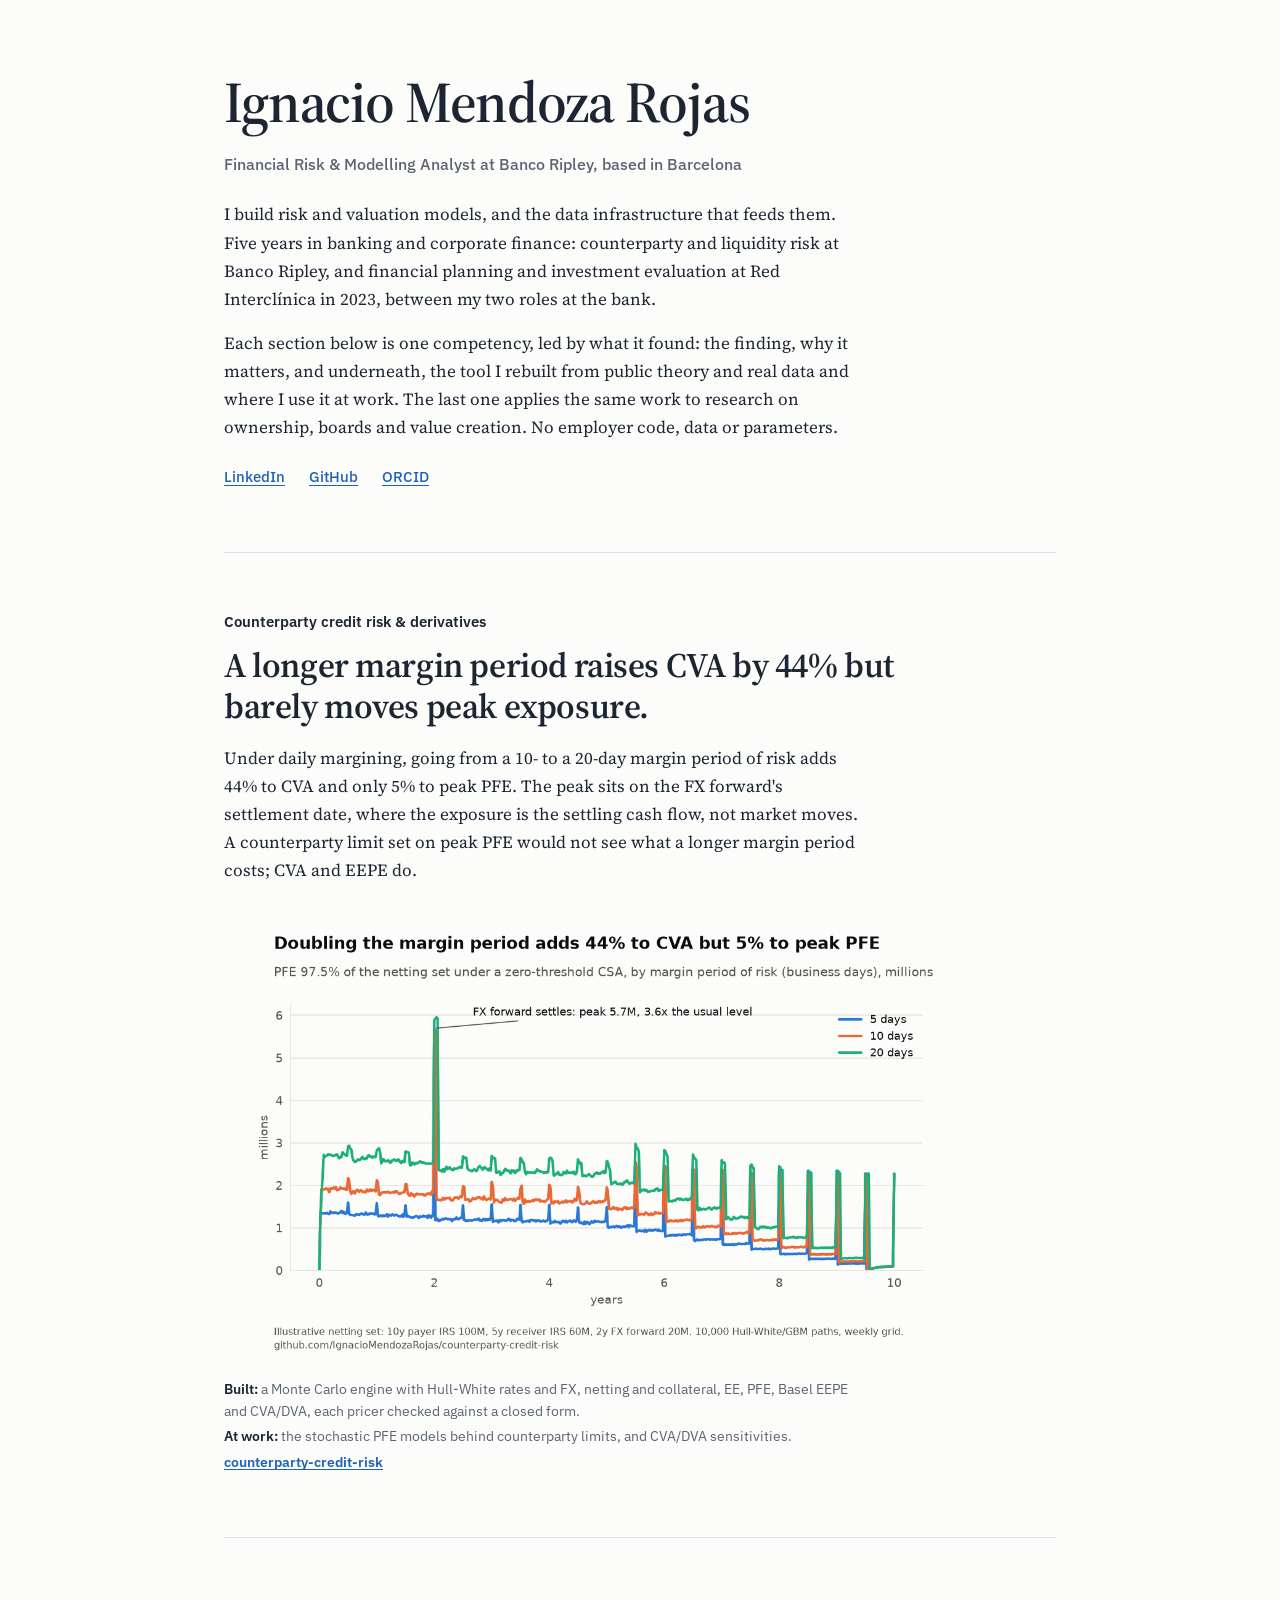
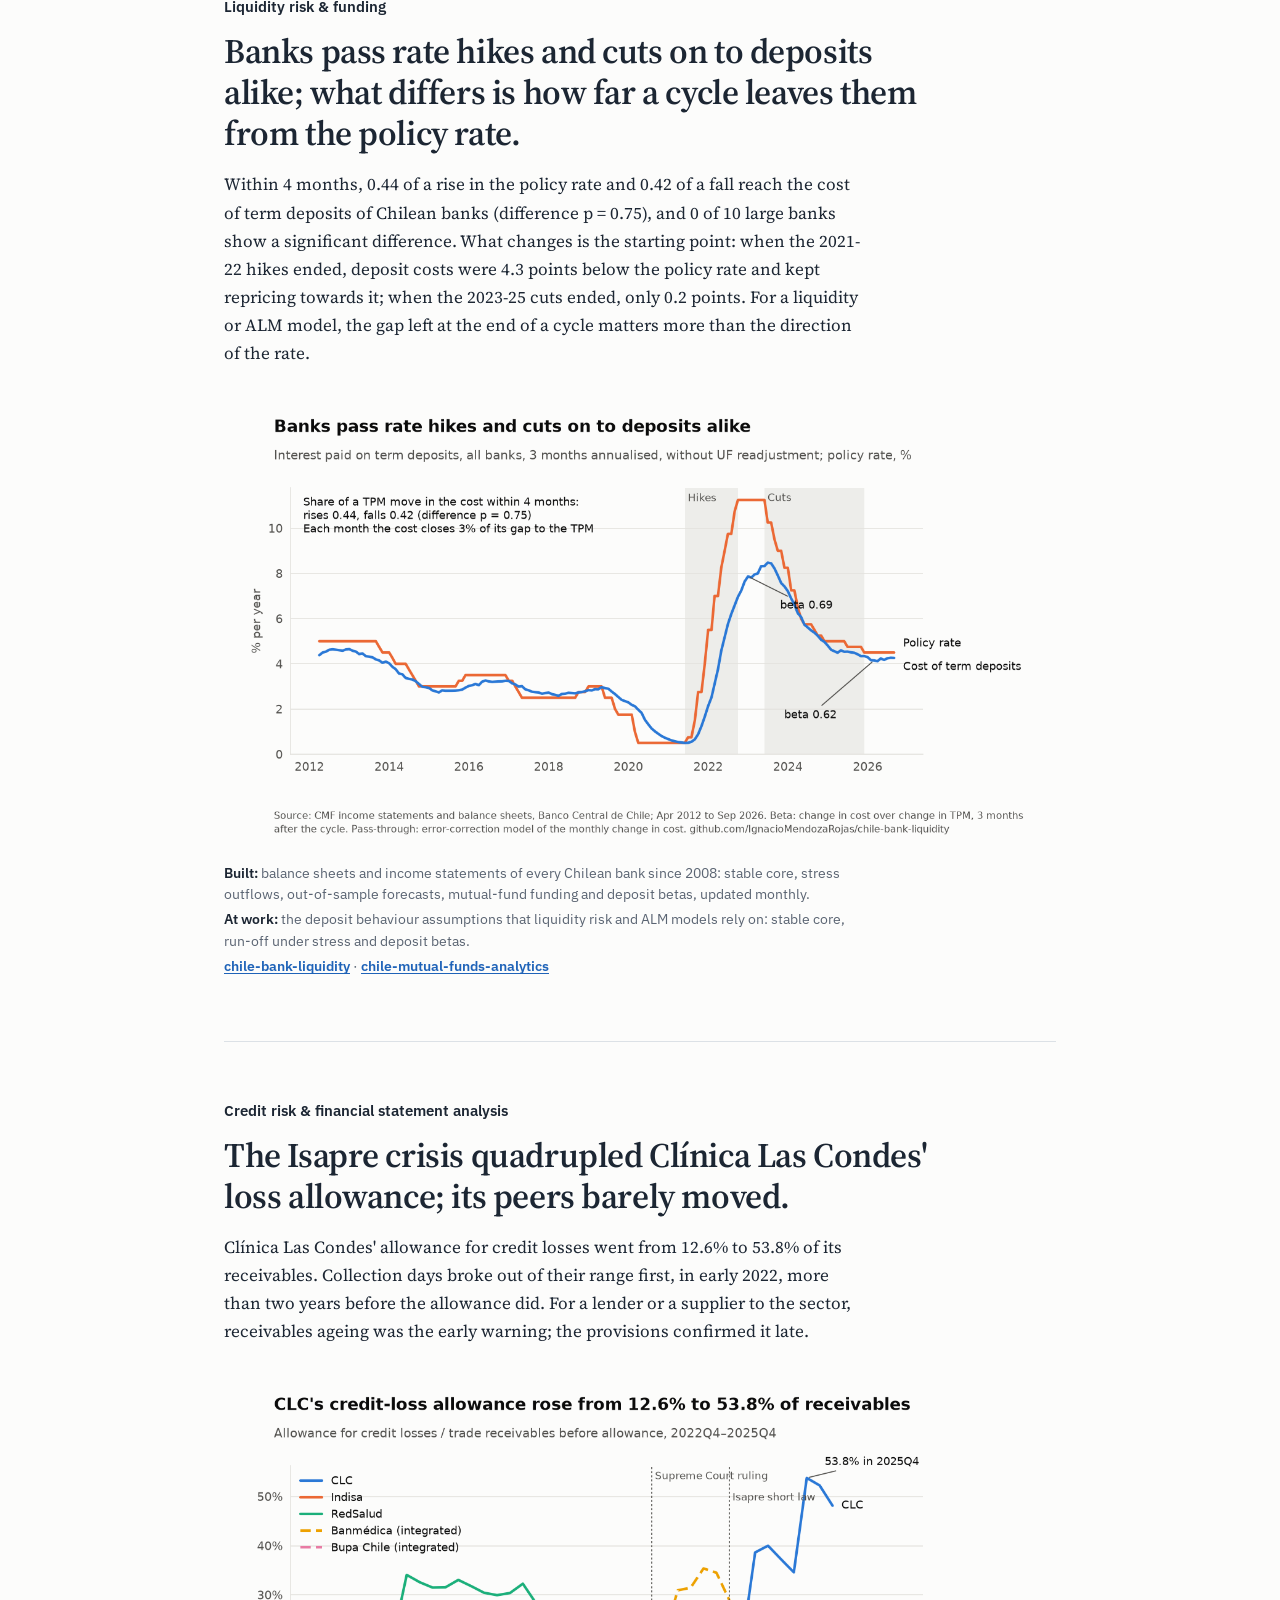
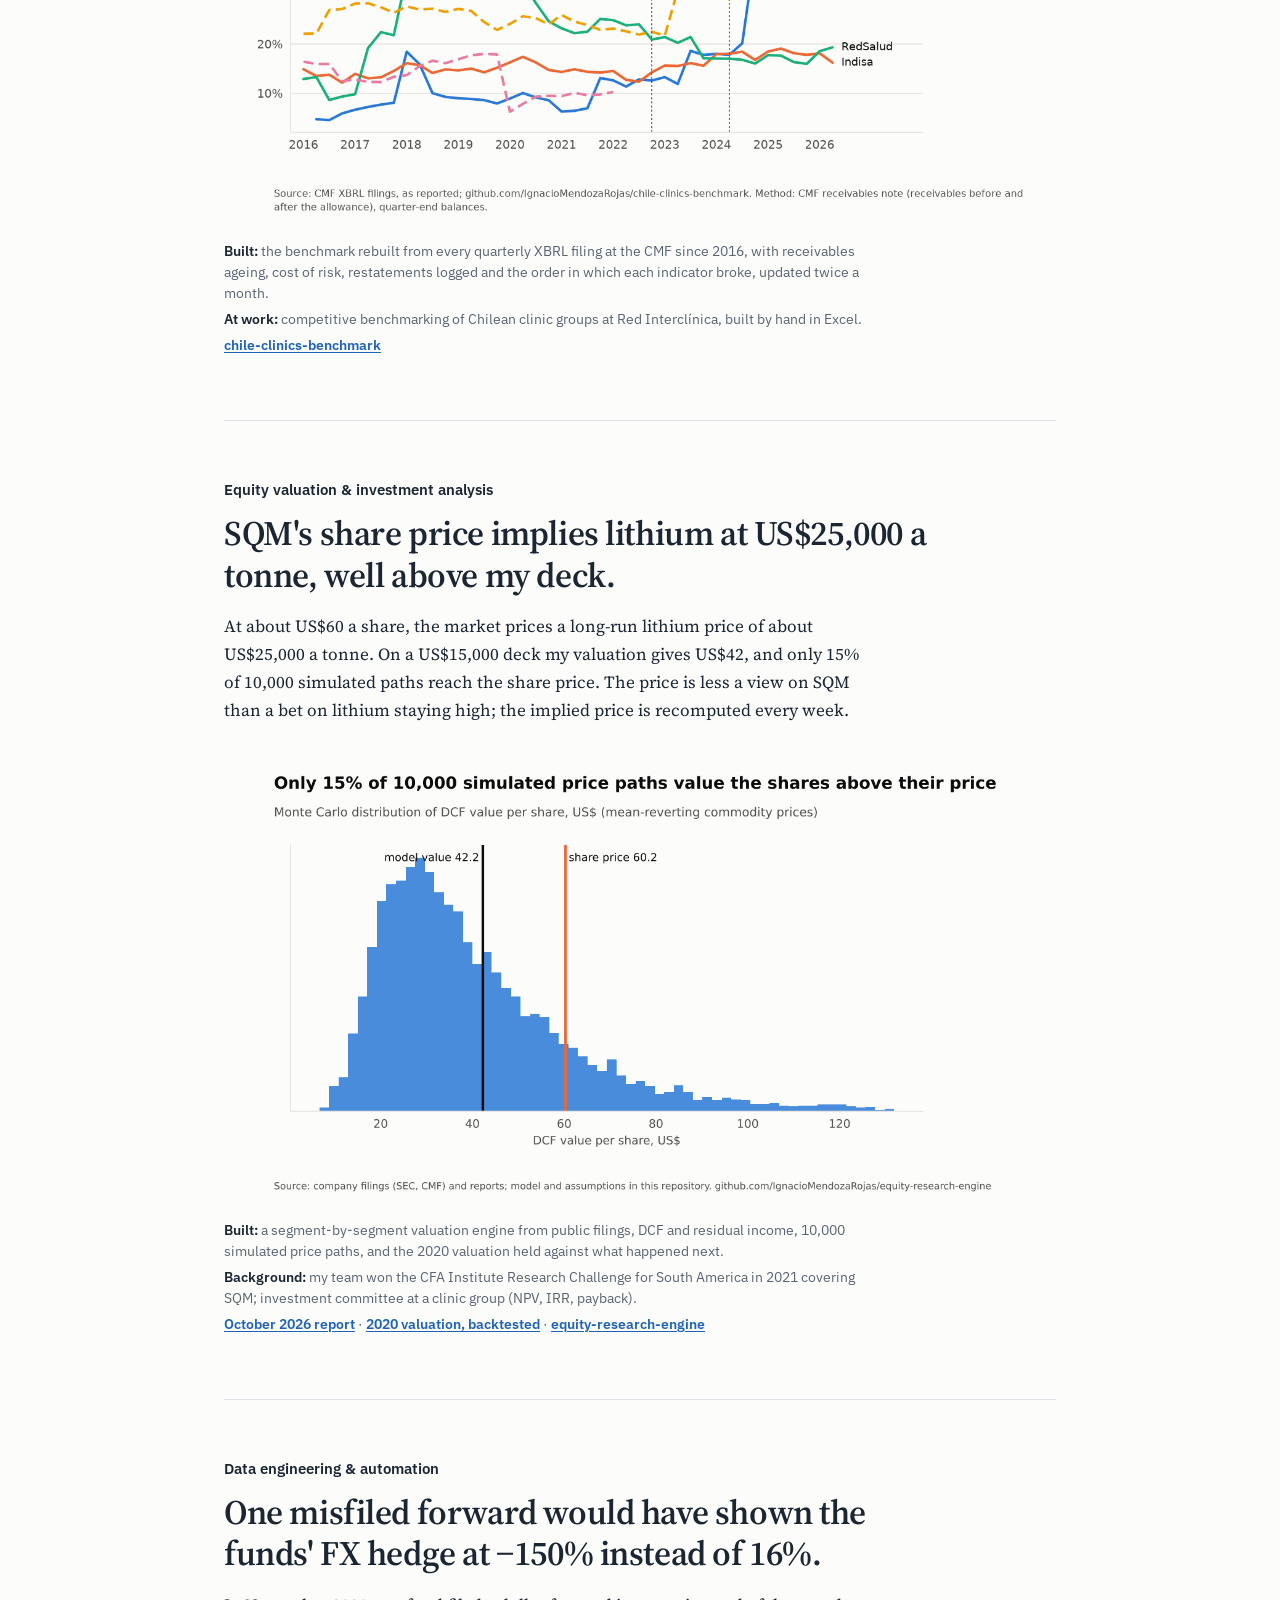
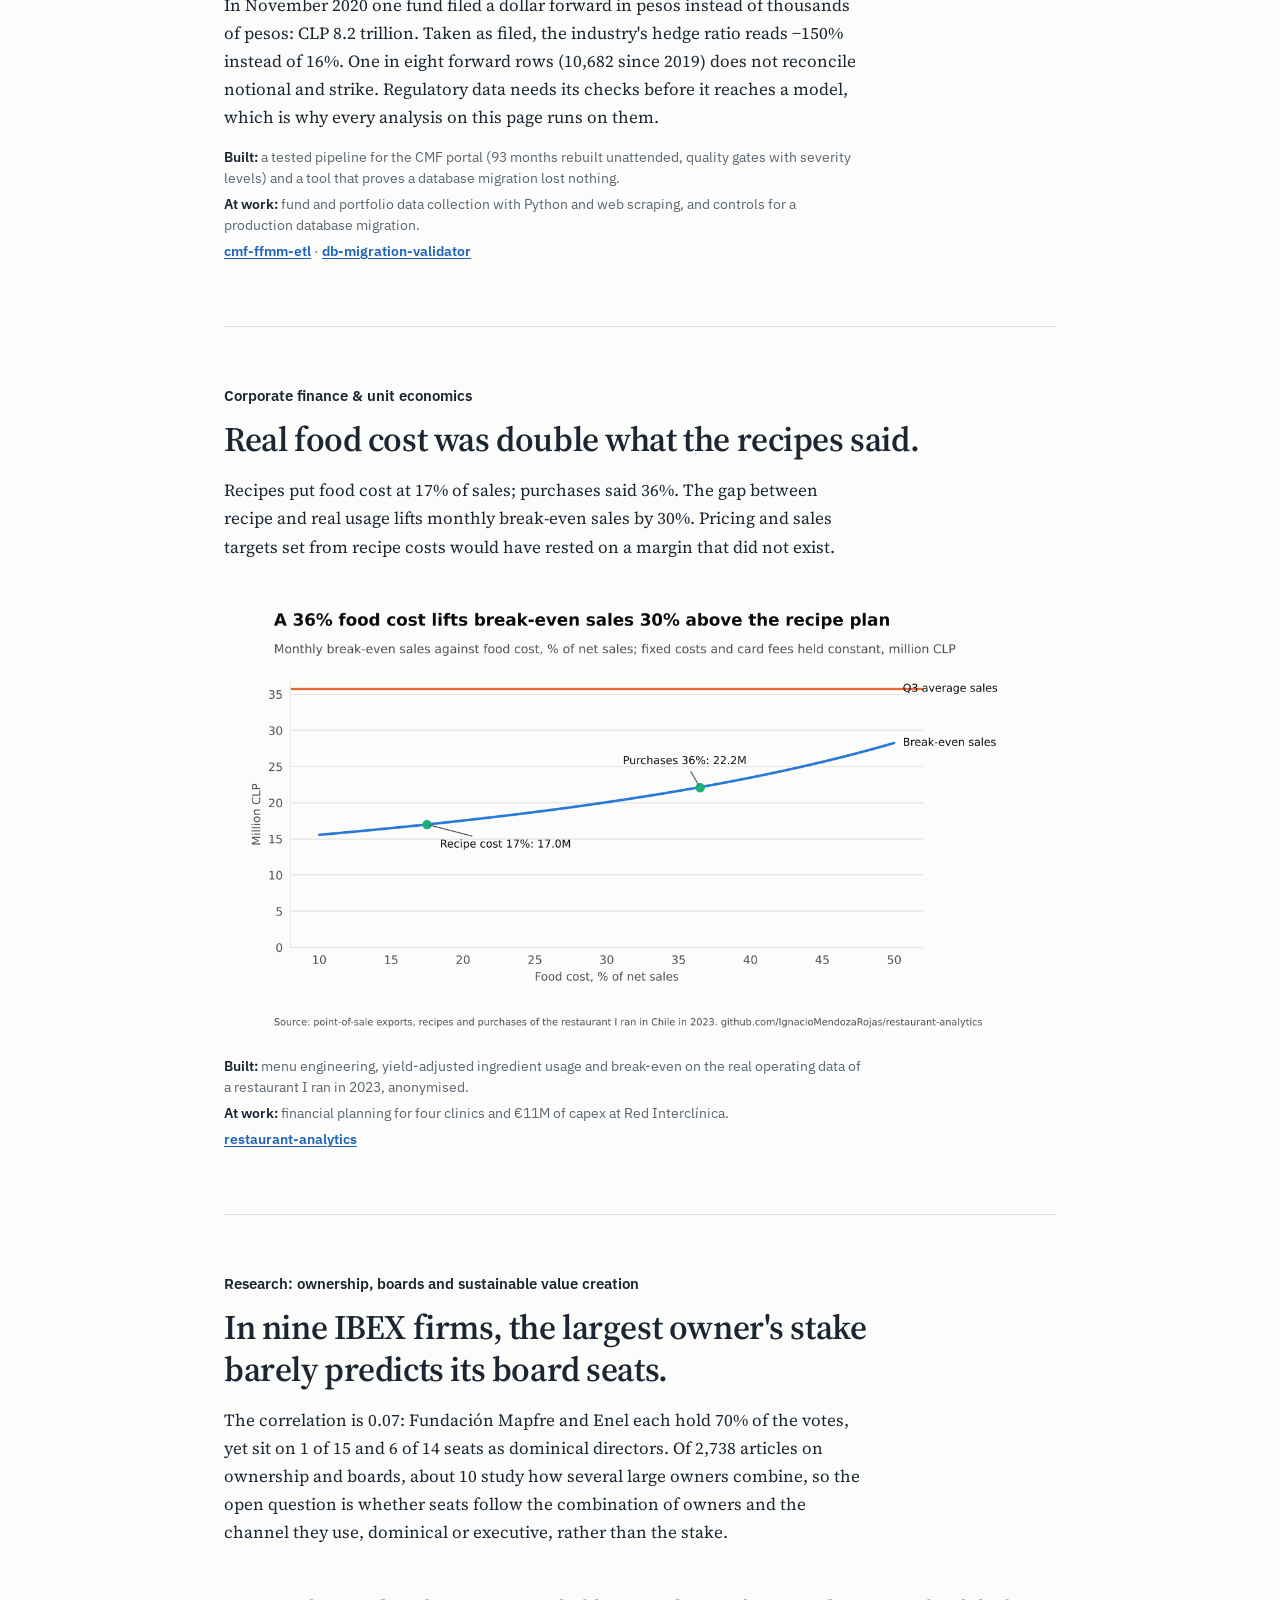
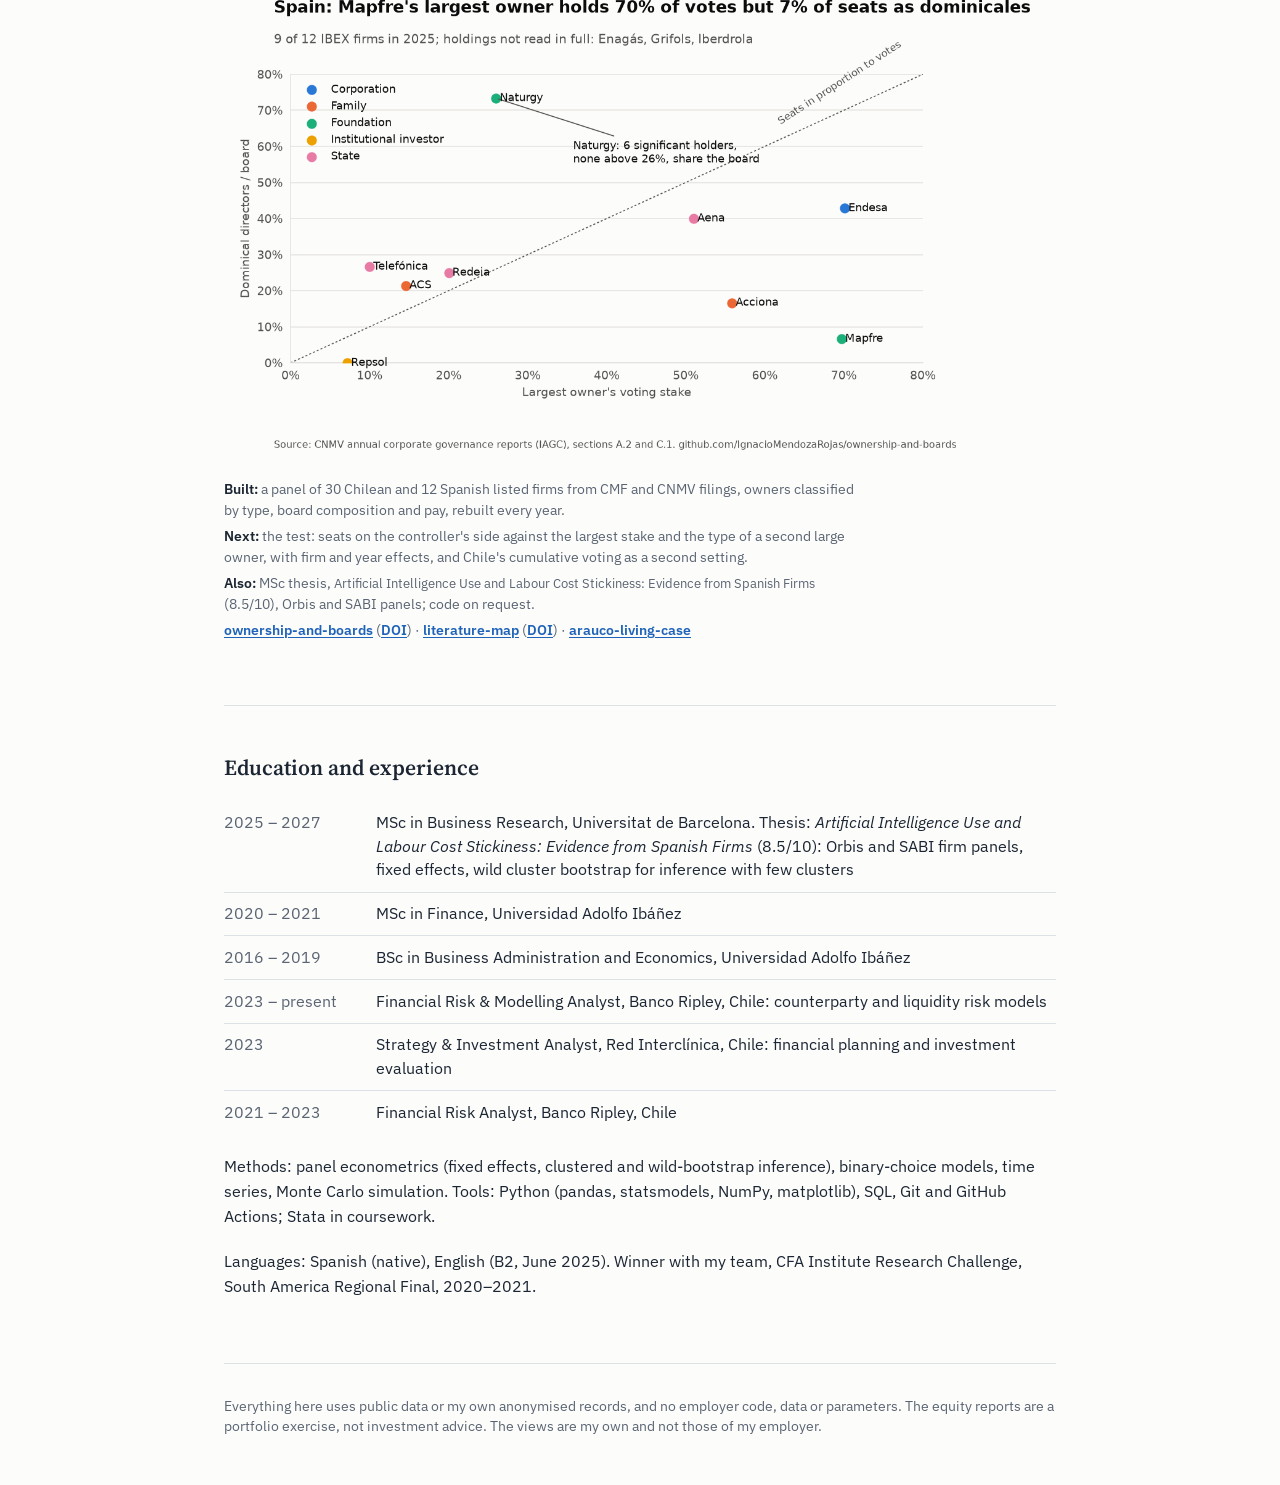
<file: index.html>
<!doctype html>
<html lang="en">
<head>
<meta charset="utf-8">
<meta name="viewport" content="width=device-width, initial-scale=1">
<title>Ignacio Mendoza Rojas</title>
<meta name="description" content="Risk and valuation models, and the data infrastructure that feeds them. Each competency with the tool built and what it found, on real public data.">
<link rel="preconnect" href="https://fonts.googleapis.com">
<link rel="preconnect" href="https://fonts.gstatic.com" crossorigin>
<link href="https://fonts.googleapis.com/css2?family=IBM+Plex+Sans:wght@400;500;600&family=Source+Serif+4:opsz,wght@8..60,400;8..60,600&display=swap" rel="stylesheet">
<link rel="stylesheet" href="assets/style.css">
</head>
<body>
<main class="page">

<header class="masthead">
  <h1>Ignacio Mendoza Rojas</h1>
  <p class="role">Financial Risk &amp; Modelling Analyst at Banco Ripley, based in Barcelona</p>
  <div class="measure">
    <p>I build risk and valuation models, and the data infrastructure that feeds them. Five years in banking and corporate finance: counterparty and liquidity risk at Banco Ripley, and financial planning and investment evaluation at Red Interclínica in 2023, between my two roles at the bank.</p>
    <p>Each section below is one competency, led by what it found: the finding, why it matters, and underneath, the tool I rebuilt from public theory and real data and where I use it at work. The last one applies the same work to research on ownership, boards and value creation. No employer code, data or parameters.</p>
  </div>
  <p class="contact">
    <a href="https://www.linkedin.com/in/ignaciomendozarojas">LinkedIn</a>
    <a href="https://github.com/IgnacioMendozaRojas">GitHub</a>
    <a href="https://orcid.org/0009-0002-9957-0224">ORCID</a>
  </p>
</header>

<section class="finding" aria-labelledby="c-ccr">
  <p class="project"><strong>Counterparty credit risk &amp; derivatives</strong></p>
  <h2 id="c-ccr">A longer margin period raises CVA by 44% but barely moves peak exposure.</h2>
  <div class="measure">
    <p>Under daily margining, going from a 10- to a 20-day margin period of risk adds 44% to CVA and only 5% to peak PFE. The peak sits on the FX forward's settlement date, where the exposure is the settling cash flow, not market moves. A counterparty limit set on peak PFE would not see what a longer margin period costs; CVA and EEPE do.</p>
  </div>
  <figure>
    <picture>
      <source media="(prefers-color-scheme: dark)" srcset="assets/fig/ccr-dark.png">
      <img src="assets/fig/ccr-light.png" alt="PFE under daily margining with margin periods of 5, 10 and 20 days: the level rises with the margin period, but the peak at the FX forward's settlement is about 6 million in all three" loading="lazy" width="1350" height="720">
    </picture>
  </figure>
  <p class="context measure"><span><strong>Built:</strong> a Monte Carlo engine with Hull-White rates and FX, netting and collateral, EE, PFE, Basel EEPE and CVA/DVA, each pricer checked against a closed form.</span> <span><strong>At work:</strong> the stochastic PFE models behind counterparty limits, and CVA/DVA sensitivities.</span> <span class="links"><a href="https://github.com/IgnacioMendozaRojas/counterparty-credit-risk">counterparty-credit-risk</a></span></p>
</section>

<section class="finding" aria-labelledby="c-liq">
  <p class="project"><strong>Liquidity risk &amp; funding</strong></p>
  <h2 id="c-liq"><!--x:liquidity.cost_headline-->Banks pass rate hikes and cuts on to deposits alike<!--/x-->; what differs is how far a cycle leaves them from the policy rate.</h2>
  <div class="measure">
    <p>Within <!--x:liquidity.pass_lags-->4<!--/x--> months, <!--x:liquidity.pass_up-->0.44<!--/x--> of a rise in the policy rate and <!--x:liquidity.pass_down-->0.42<!--/x--> of a fall reach the cost of term deposits of Chilean banks (difference p = <!--x:liquidity.pass_p-->0.75<!--/x-->), and <!--x:liquidity.spread_banks_sig-->0<!--/x--> of <!--x:liquidity.spread_banks-->10<!--/x--> large banks show a significant difference. What changes is the starting point: when the <!--x:liquidity.hike_years-->2021-22<!--/x--> hikes ended, deposit costs were <!--x:liquidity.gap_end_hikes-->4.3<!--/x--> points below the policy rate and kept repricing towards it; when the <!--x:liquidity.cut_years-->2023-25<!--/x--> cuts ended, only <!--x:liquidity.gap_end_cuts-->0.2<!--/x--> points. For a liquidity or ALM model, the gap left at the end of a cycle matters more than the direction of the rate.</p>
  </div>
  <figure>
    <picture>
      <source media="(prefers-color-scheme: dark)" srcset="assets/fig/liquidity-dark.png">
      <img src="assets/fig/liquidity-light.png" alt="Cost of term deposits of Chilean banks and the policy rate since 2012, with the last hike and cut cycles marked and the pass-through of rises and falls from an error-correction model" loading="lazy" width="1350" height="720">
    </picture>
  </figure>
  <p class="context measure"><span><strong>Built:</strong> balance sheets and income statements of every Chilean bank since 2008: stable core, stress outflows, out-of-sample forecasts, mutual-fund funding and deposit betas, updated monthly.</span> <span><strong>At work:</strong> the deposit behaviour assumptions that liquidity risk and ALM models rely on: stable core, run-off under stress and deposit betas.</span> <span class="links"><a href="https://github.com/IgnacioMendozaRojas/chile-bank-liquidity">chile-bank-liquidity</a> · <a href="https://github.com/IgnacioMendozaRojas/chile-mutual-funds-analytics">chile-mutual-funds-analytics</a></span></p>
</section>

<section class="finding" aria-labelledby="c-credit">
  <p class="project"><strong>Credit risk &amp; financial statement analysis</strong></p>
  <h2 id="c-credit">The Isapre crisis quadrupled Clínica Las Condes' loss allowance; its peers barely moved.</h2>
  <div class="measure">
    <p>Clínica Las Condes' allowance for credit losses went from 12.6% to 53.8% of its receivables. Collection days broke out of their range first, in early 2022, more than two years before the allowance did. For a lender or a supplier to the sector, receivables ageing was the early warning; the provisions confirmed it late.</p>
  </div>
  <figure>
    <picture>
      <source media="(prefers-color-scheme: dark)" srcset="assets/fig/clinics-dark.png">
      <img src="assets/fig/clinics-light.png" alt="Allowance for credit losses as a share of receivables, 2016 to 2026: Clínica Las Condes rises to 53.8% while Indisa and RedSalud stay near 15 to 20%" loading="lazy" width="1350" height="720">
    </picture>
  </figure>
  <p class="context measure"><span><strong>Built:</strong> the benchmark rebuilt from every quarterly XBRL filing at the CMF since 2016, with receivables ageing, cost of risk, restatements logged and the order in which each indicator broke, updated twice a month.</span> <span><strong>At work:</strong> competitive benchmarking of Chilean clinic groups at Red Interclínica, built by hand in Excel.</span> <span class="links"><a href="https://github.com/IgnacioMendozaRojas/chile-clinics-benchmark">chile-clinics-benchmark</a></span></p>
</section>

<section class="finding" aria-labelledby="c-val">
  <p class="project"><strong>Equity valuation &amp; investment analysis</strong></p>
  <h2 id="c-val">SQM's share price implies lithium at US$25,000 a tonne, well above my deck.</h2>
  <div class="measure">
    <p>At about US$60 a share, the market prices a long-run lithium price of about US$25,000 a tonne. On a US$15,000 deck my valuation gives US$42, and only 15% of 10,000 simulated paths reach the share price. The price is less a view on SQM than a bet on lithium staying high; the implied price is recomputed every week.</p>
  </div>
  <figure>
    <picture>
      <source media="(prefers-color-scheme: dark)" srcset="assets/fig/sqm-dark.png">
      <img src="assets/fig/sqm-light.png" alt="Distribution of SQM value per share across 10,000 simulated price paths; only 15% lie above the share price" loading="lazy" width="1350" height="720">
    </picture>
  </figure>
  <p class="context measure"><span><strong>Built:</strong> a segment-by-segment valuation engine from public filings, DCF and residual income, 10,000 simulated price paths, and the 2020 valuation held against what happened next.</span> <span><strong>Background:</strong> my team won the CFA Institute Research Challenge for South America in 2021 covering SQM; investment committee at a clinic group (NPV, IRR, payback).</span> <span class="links"><a href="research/sqm/2026-10-16.html">October 2026 report</a> · <a href="research/sqm/2020-10-16.html">2020 valuation, backtested</a> · <a href="https://github.com/IgnacioMendozaRojas/equity-research-engine">equity-research-engine</a></span></p>
</section>

<section class="finding" aria-labelledby="c-data">
  <p class="project"><strong>Data engineering &amp; automation</strong></p>
  <h2 id="c-data">One misfiled forward would have shown the funds' FX hedge at −150% instead of 16%.</h2>
  <div class="measure">
    <p>In November 2020 one fund filed a dollar forward in pesos instead of thousands of pesos: CLP 8.2 trillion. Taken as filed, the industry's hedge ratio reads −150% instead of 16%. One in eight forward rows (10,682 since 2019) does not reconcile notional and strike. Regulatory data needs its checks before it reaches a model, which is why every analysis on this page runs on them.</p>
  </div>
  <p class="context measure"><span><strong>Built:</strong> a tested pipeline for the CMF portal (93 months rebuilt unattended, quality gates with severity levels) and a tool that proves a database migration lost nothing.</span> <span><strong>At work:</strong> fund and portfolio data collection with Python and web scraping, and controls for a production database migration.</span> <span class="links"><a href="https://github.com/IgnacioMendozaRojas/cmf-ffmm-etl">cmf-ffmm-etl</a> · <a href="https://github.com/IgnacioMendozaRojas/db-migration-validator">db-migration-validator</a></span></p>
</section>

<section class="finding" aria-labelledby="c-cf">
  <p class="project"><strong>Corporate finance &amp; unit economics</strong></p>
  <h2 id="c-cf">Real food cost was double what the recipes said.</h2>
  <div class="measure">
    <p>Recipes put food cost at 17% of sales; purchases said 36%. The gap between recipe and real usage lifts monthly break-even sales by 30%. Pricing and sales targets set from recipe costs would have rested on a margin that did not exist.</p>
  </div>
  <figure>
    <picture>
      <source media="(prefers-color-scheme: dark)" srcset="assets/fig/restaurant-dark.png">
      <img src="assets/fig/restaurant-light.png" alt="Break-even monthly sales rising with food cost: 17.0M CLP at the 17% recipe cost, 22.2M at the 36% shown by purchases" loading="lazy" width="1350" height="720">
    </picture>
  </figure>
  <p class="context measure"><span><strong>Built:</strong> menu engineering, yield-adjusted ingredient usage and break-even on the real operating data of a restaurant I ran in 2023, anonymised.</span> <span><strong>At work:</strong> financial planning for four clinics and €11M of capex at Red Interclínica.</span> <span class="links"><a href="https://github.com/IgnacioMendozaRojas/restaurant-analytics">restaurant-analytics</a></span></p>
</section>

<section class="finding" aria-labelledby="c-research">
  <p class="project"><strong>Research: ownership, boards and sustainable value creation</strong></p>
  <h2 id="c-research">In nine IBEX firms, the largest owner's stake barely predicts its board seats.</h2>
  <div class="measure">
    <p>The correlation is 0.07: Fundación Mapfre and Enel each hold 70% of the votes, yet sit on 1 of 15 and 6 of 14 seats as dominical directors. Of 2,738 articles on ownership and boards, about 10 study how several large owners combine, so the open question is whether seats follow the combination of owners and the channel they use, dominical or executive, rather than the stake.</p>
  </div>
  <figure>
    <picture>
      <source media="(prefers-color-scheme: dark)" srcset="assets/fig/governance-dark.png">
      <img src="assets/fig/governance-light.png" alt="Largest owner's voting stake against the share of board seats held by dominical directors in nine of twelve IBEX firms in 2025: Mapfre's foundation holds 70% of votes and 7% of seats; Enel holds 70% of Endesa and 43% of its seats" loading="lazy" width="1350" height="780">
    </picture>
  </figure>
  <p class="context measure"><span><strong>Built:</strong> a panel of 30 Chilean and 12 Spanish listed firms from CMF and CNMV filings, owners classified by type, board composition and pay, rebuilt every year.</span> <span><strong>Next:</strong> the test: seats on the controller's side against the largest stake and the type of a second large owner, with firm and year effects, and Chile's cumulative voting as a second setting.</span> <span><strong>Also:</strong> MSc thesis, <em>Artificial Intelligence Use and Labour Cost Stickiness: Evidence from Spanish Firms</em> (8.5/10), Orbis and SABI panels; code on request.</span> <span class="links"><a href="https://github.com/IgnacioMendozaRojas/ownership-and-boards">ownership-and-boards</a> (<a href="https://doi.org/10.5281/zenodo.23893516">DOI</a>) · <a href="https://github.com/IgnacioMendozaRojas/literature-map">literature-map</a> (<a href="https://doi.org/10.5281/zenodo.23893524">DOI</a>) · <a href="https://github.com/IgnacioMendozaRojas/arauco-living-case">arauco-living-case</a></span></p>
</section>

<section class="section" aria-labelledby="h-cv">
  <h2 id="h-cv">Education and experience</h2>
  <table class="cv">
    <tr><td>2025 – 2027</td><td>MSc in Business Research, Universitat de Barcelona. Thesis: <em>Artificial Intelligence Use and Labour Cost Stickiness: Evidence from Spanish Firms</em> (8.5/10): Orbis and SABI firm panels, fixed effects, wild cluster bootstrap for inference with few clusters</td></tr>
    <tr><td>2020 – 2021</td><td>MSc in Finance, Universidad Adolfo Ibáñez</td></tr>
    <tr><td>2016 – 2019</td><td>BSc in Business Administration and Economics, Universidad Adolfo Ibáñez</td></tr>
    <tr><td>2023 – present</td><td>Financial Risk &amp; Modelling Analyst, Banco Ripley, Chile: counterparty and liquidity risk models</td></tr>
    <tr><td>2023</td><td>Strategy &amp; Investment Analyst, Red Interclínica, Chile: financial planning and investment evaluation</td></tr>
    <tr><td>2021 – 2023</td><td>Financial Risk Analyst, Banco Ripley, Chile</td></tr>
  </table>
  <p class="cv-note">Methods: panel econometrics (fixed effects, clustered and wild-bootstrap inference), binary-choice models, time series, Monte Carlo simulation. Tools: Python (pandas, statsmodels, NumPy, matplotlib), SQL, Git and GitHub Actions; Stata in coursework.</p>
  <p class="cv-note">Languages: Spanish (native), English (B2, June 2025). Winner with my team, CFA Institute Research Challenge, South America Regional Final, 2020–2021.</p>
</section>

<footer>
  Everything here uses public data or my own anonymised records, and no employer code, data or parameters. The equity reports are a portfolio exercise, not investment advice. The views are my own and not those of my employer.
</footer>

</main>
</body>
</html>
</file>
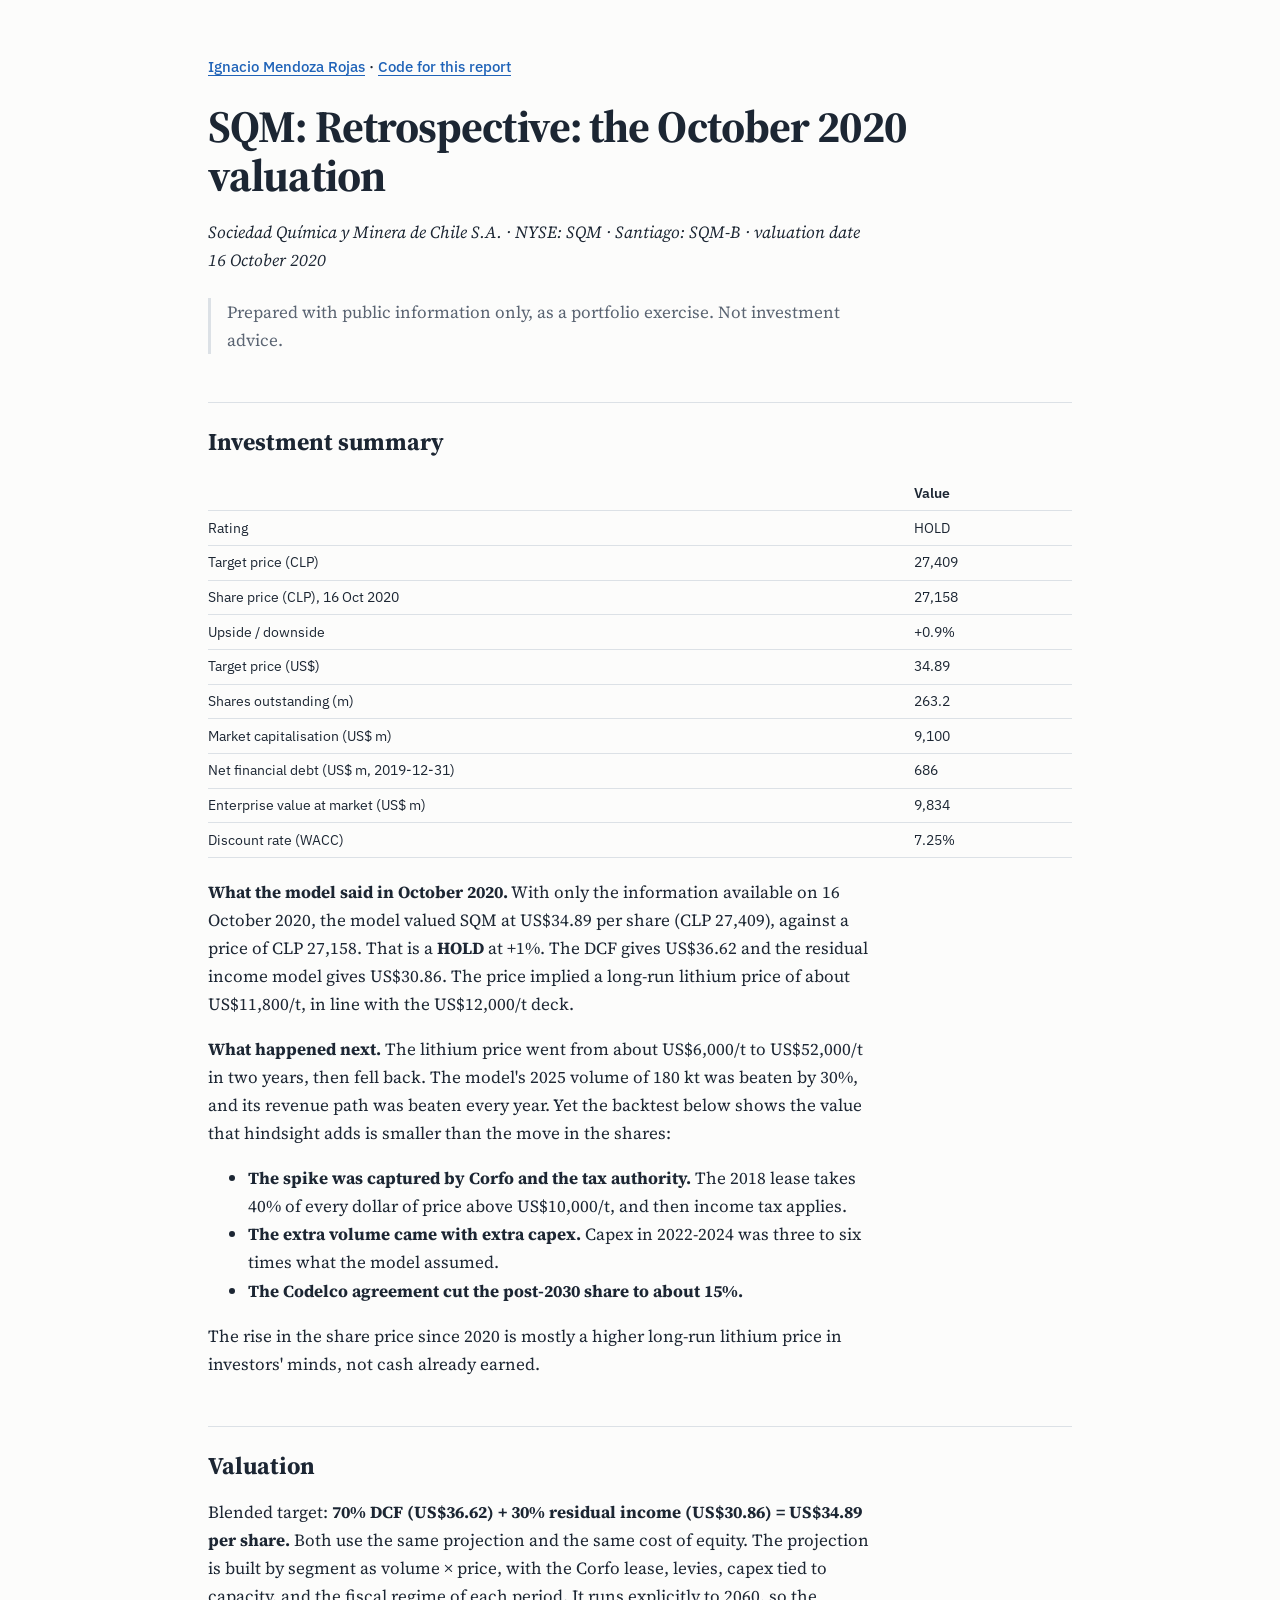
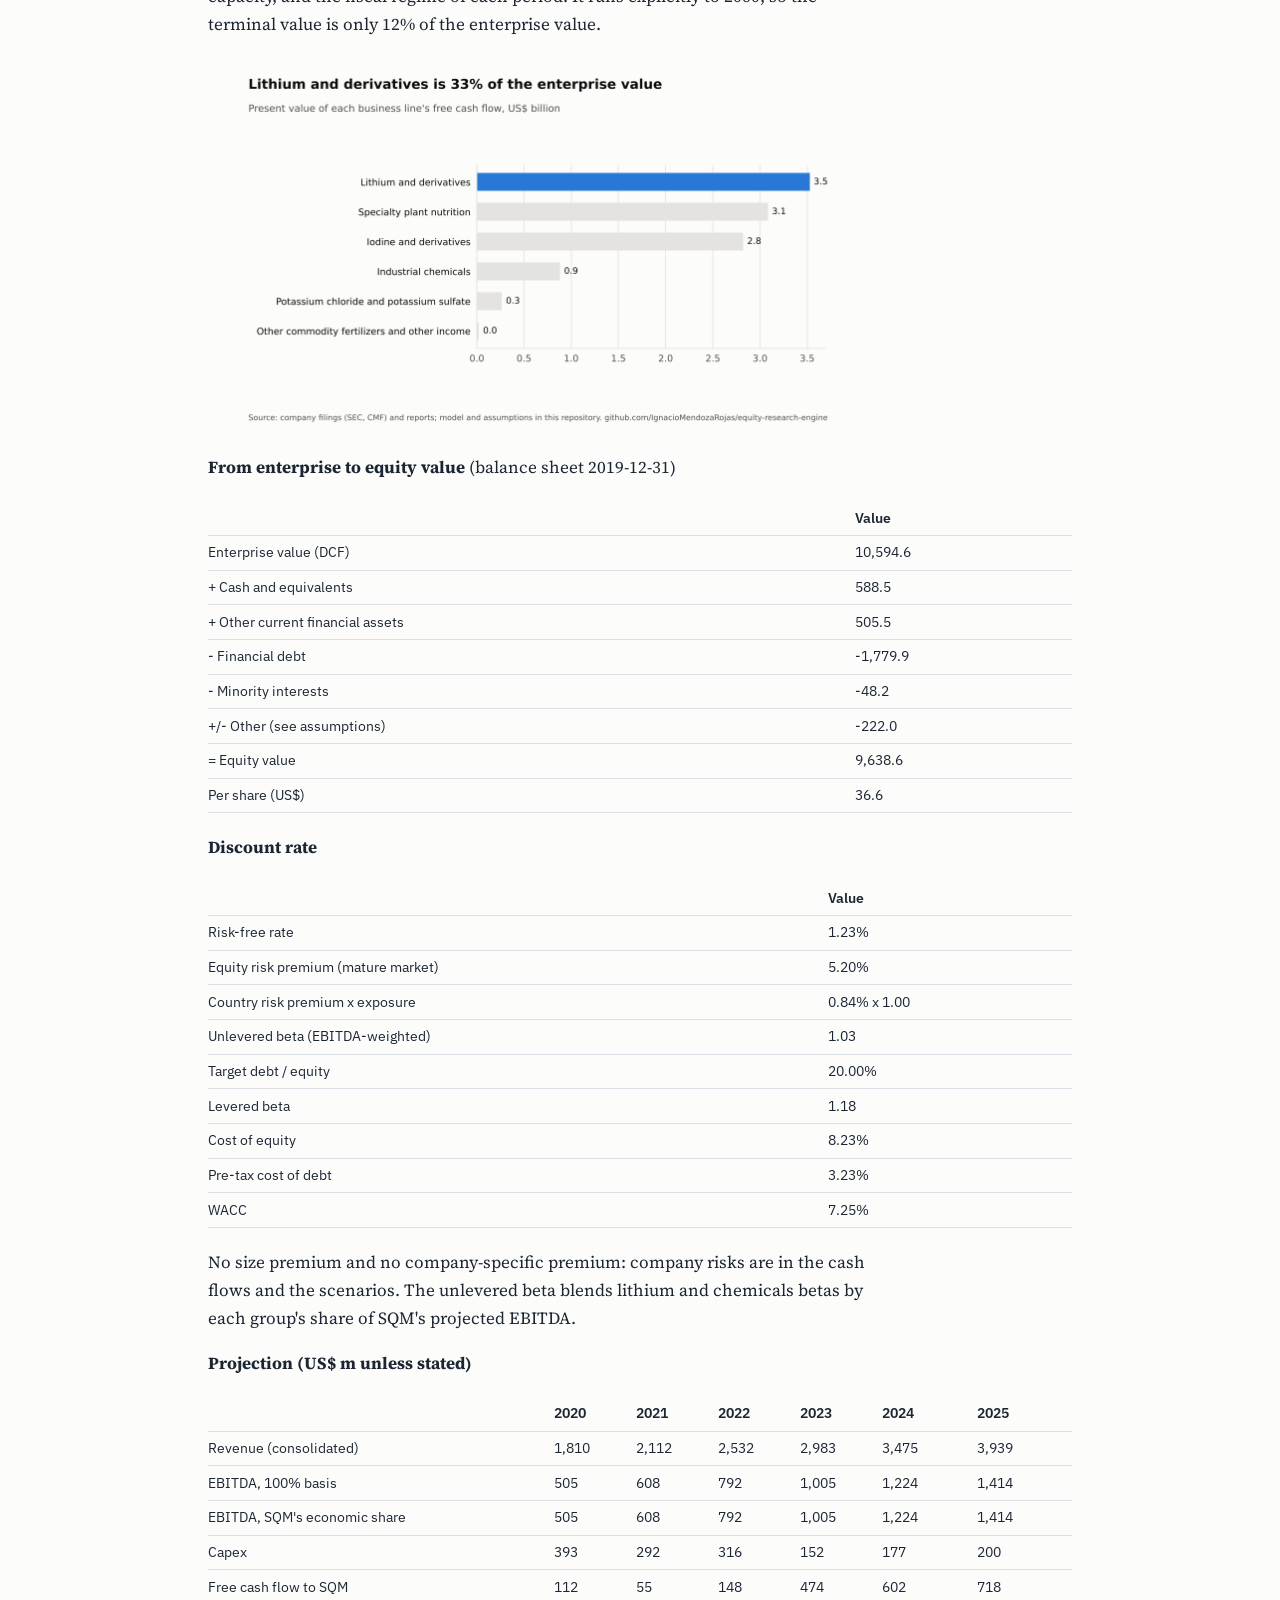
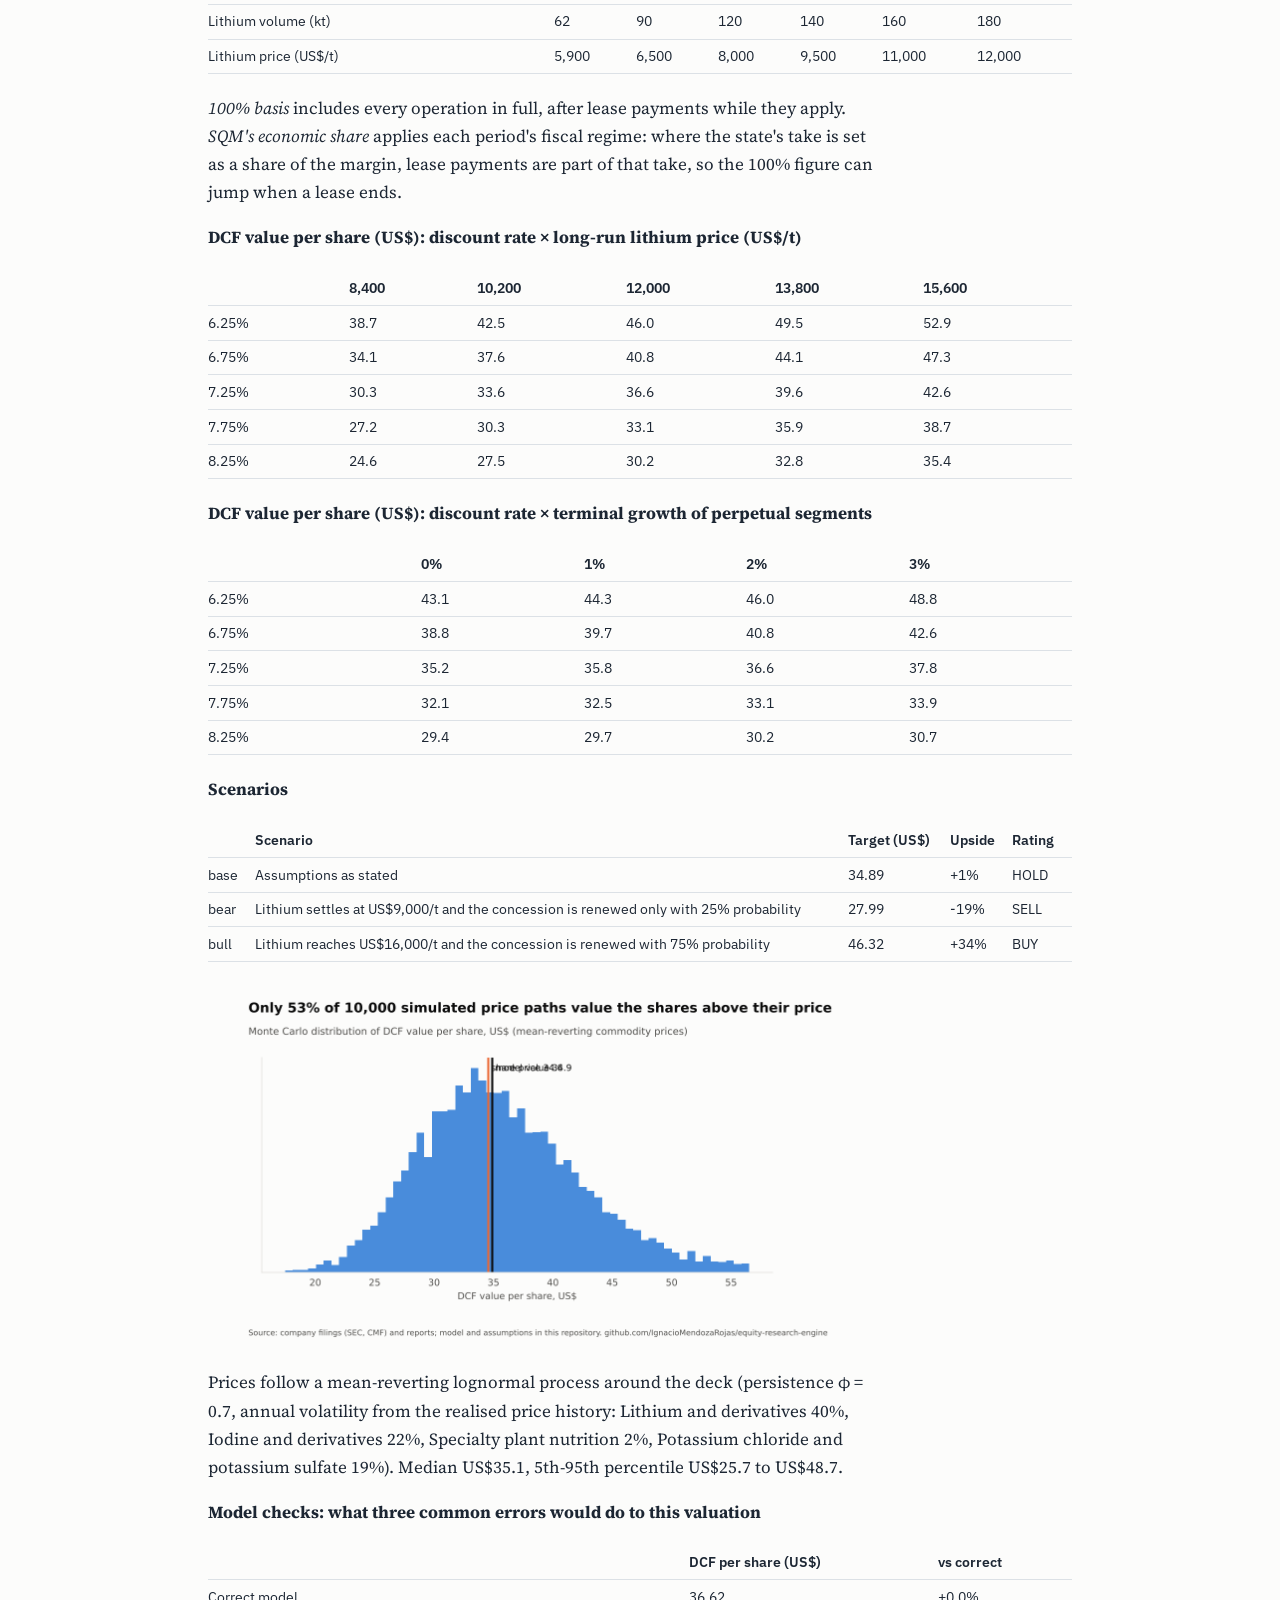
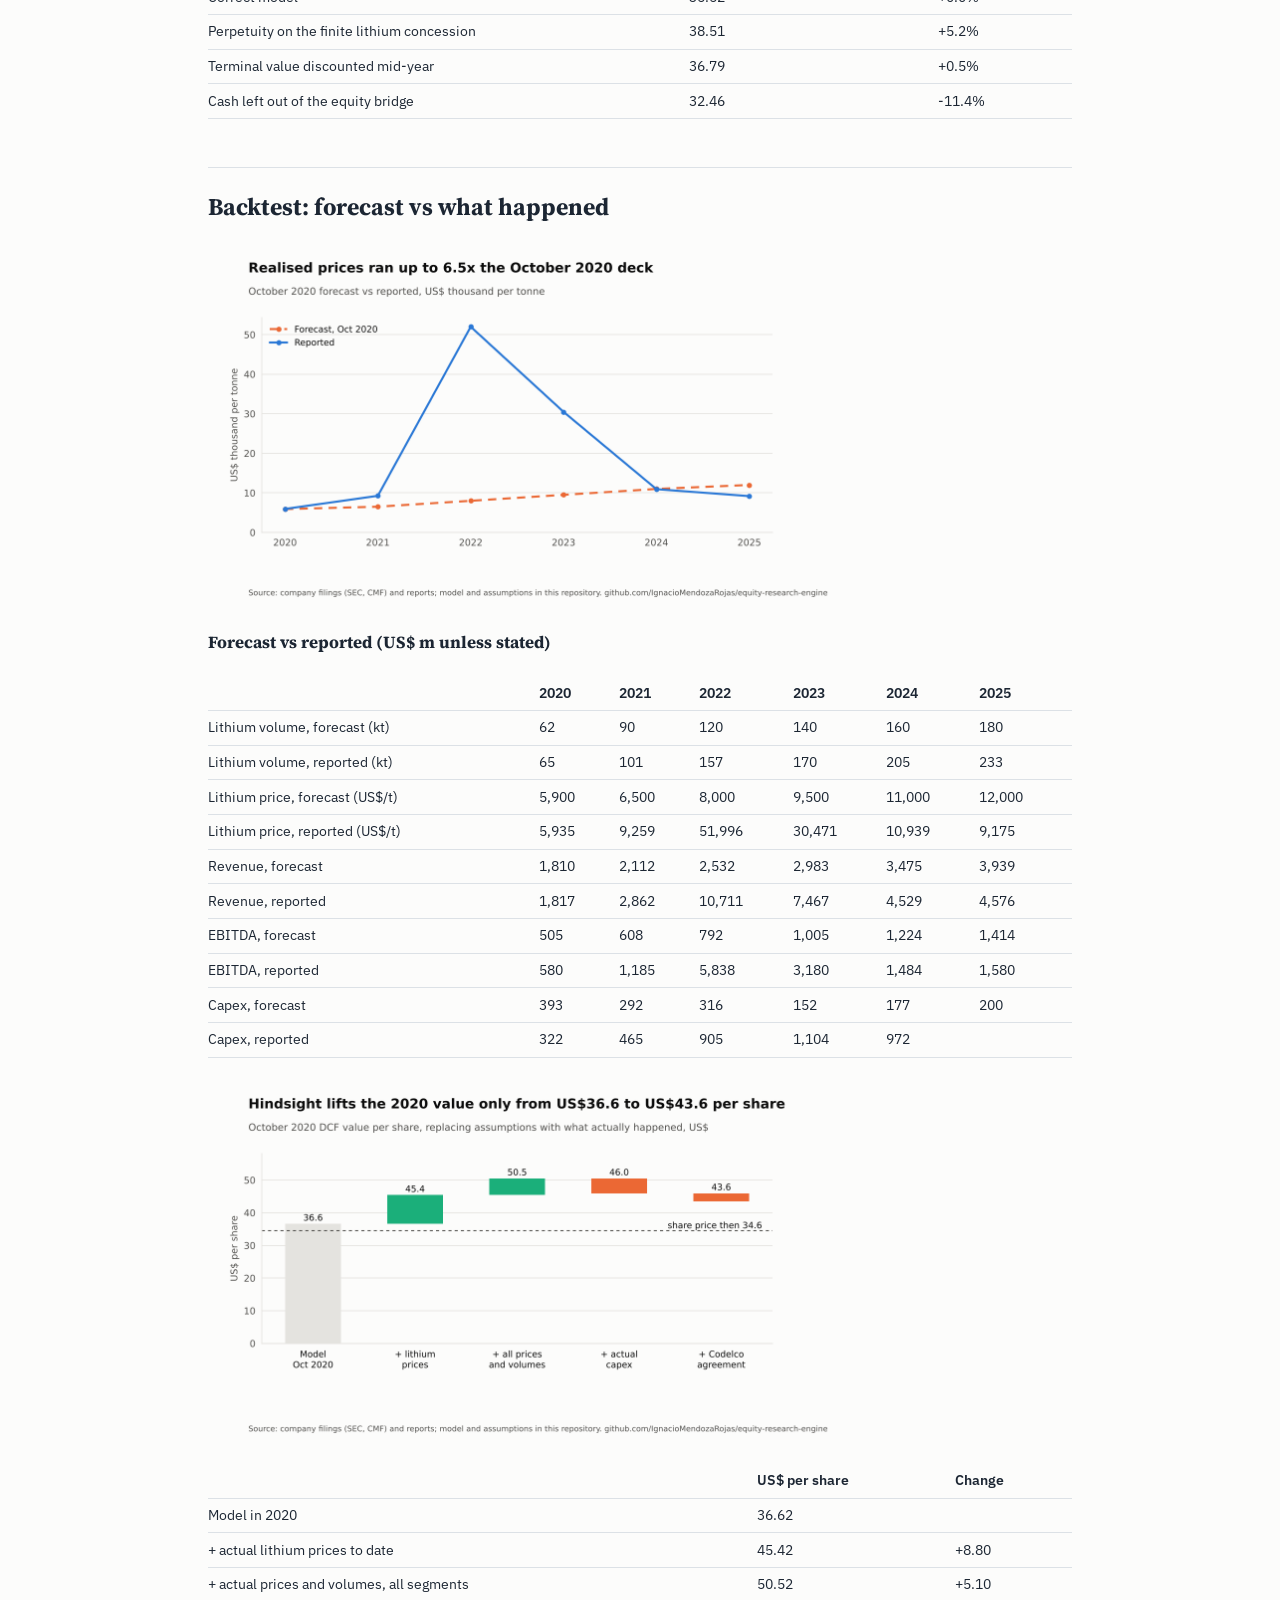
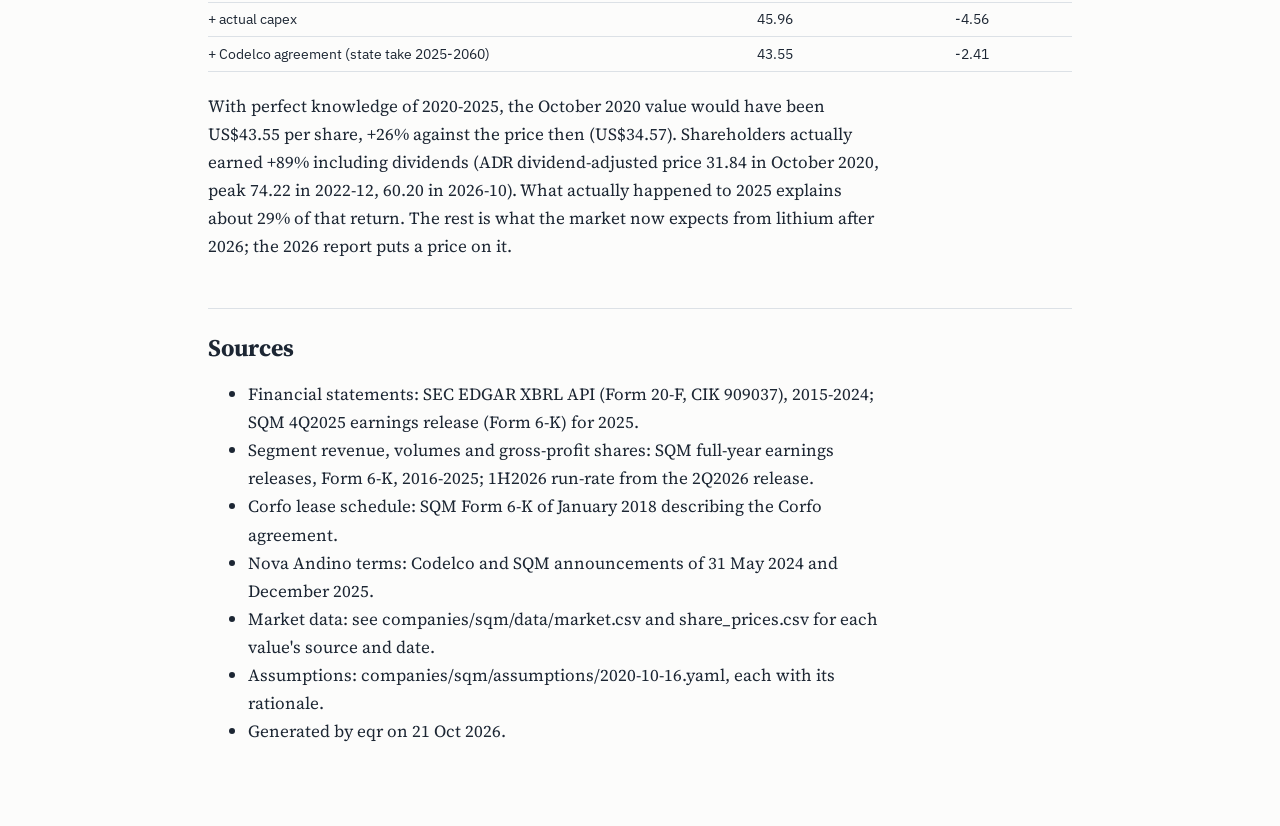
<file: research/sqm/2020-10-16.html>
<!doctype html>
<html lang="en">
<head>
<meta charset="utf-8">
<meta name="viewport" content="width=device-width, initial-scale=1">
<title>SQM: Retrospective: the October 2020 valuation, 2020-10-16</title>
<meta name="description" content="SQM equity research report with valuation date 2020-10-16, built from public filings.">
<link rel="preconnect" href="https://fonts.googleapis.com">
<link rel="preconnect" href="https://fonts.gstatic.com" crossorigin>
<link href="https://fonts.googleapis.com/css2?family=IBM+Plex+Sans:wght@400;500;600&family=Source+Serif+4:opsz,wght@8..60,400;8..60,600&display=swap" rel="stylesheet">
<link rel="stylesheet" href="../../assets/style.css">
</head>
<body>
<main class="page report">
<p class="back"><a href="../../index.html">Ignacio Mendoza Rojas</a> · <a href="https://github.com/IgnacioMendozaRojas/equity-research-engine">Code for this report</a></p>
<h1>SQM: Retrospective: the October 2020 valuation</h1>
<p><em>Sociedad Química y Minera de Chile S.A. · NYSE: SQM · Santiago: SQM-B · valuation date 16 October 2020</em></p>
<blockquote>
<p>Prepared with public information only, as a portfolio exercise. Not investment advice.</p>
</blockquote>
<h2>Investment summary</h2>
<div class="table-wrap"><table>
<thead>
<tr>
<th></th>
<th>Value</th>
</tr>
</thead>
<tbody>
<tr>
<td>Rating</td>
<td>HOLD</td>
</tr>
<tr>
<td>Target price (CLP)</td>
<td>27,409</td>
</tr>
<tr>
<td>Share price (CLP), 16 Oct 2020</td>
<td>27,158</td>
</tr>
<tr>
<td>Upside / downside</td>
<td>+0.9%</td>
</tr>
<tr>
<td>Target price (US$)</td>
<td>34.89</td>
</tr>
<tr>
<td>Shares outstanding (m)</td>
<td>263.2</td>
</tr>
<tr>
<td>Market capitalisation (US$ m)</td>
<td>9,100</td>
</tr>
<tr>
<td>Net financial debt (US$ m, 2019-12-31)</td>
<td>686</td>
</tr>
<tr>
<td>Enterprise value at market (US$ m)</td>
<td>9,834</td>
</tr>
<tr>
<td>Discount rate (WACC)</td>
<td>7.25%</td>
</tr>
</tbody>
</table></div>
<p><strong>What the model said in October 2020.</strong> With only the information available on 16 October 2020, the model valued SQM at US$34.89 per share (CLP 27,409), against a price of CLP 27,158. That is a <strong>HOLD</strong> at +1%. The DCF gives US$36.62 and the residual income model gives US$30.86. The price implied a long-run lithium price of about US$11,800/t, in line with the US$12,000/t deck.</p>
<p><strong>What happened next.</strong> The lithium price went from about US$6,000/t to US$52,000/t in two years, then fell back. The model's 2025 volume of 180 kt was beaten by 30%, and its revenue path was beaten every year. Yet the backtest below shows the value that hindsight adds is smaller than the move in the shares:</p>
<ul>
<li><strong>The spike was captured by Corfo and the tax authority.</strong> The 2018 lease takes 40% of every dollar of price above US$10,000/t, and then income tax applies.</li>
<li><strong>The extra volume came with extra capex.</strong> Capex in 2022-2024 was three to six times what the model assumed.</li>
<li><strong>The Codelco agreement cut the post-2030 share to about 15%.</strong></li>
</ul>
<p>The rise in the share price since 2020 is mostly a higher long-run lithium price in investors' minds, not cash already earned.</p>
<h2>Valuation</h2>
<p>Blended target: <strong>70% DCF (US$36.62) + 30% residual income (US$30.86) = US$34.89 per share.</strong> Both use the same projection and the same cost of equity. The projection is built by segment as volume × price, with the Corfo lease, levies, capex tied to capacity, and the fiscal regime of each period. It runs explicitly to 2060, so the terminal value is only 12% of the enterprise value.</p>
<p><picture>
  <source media="(prefers-color-scheme: dark)" srcset="figures/value-by-segment-2020-10-16-dark.png">
  <img alt="Enterprise value by business line" src="figures/value-by-segment-2020-10-16-light.png">
</picture></p>
<p><strong>From enterprise to equity value</strong> (balance sheet 2019-12-31)</p>
<div class="table-wrap"><table>
<thead>
<tr>
<th></th>
<th>Value</th>
</tr>
</thead>
<tbody>
<tr>
<td>Enterprise value (DCF)</td>
<td>10,594.6</td>
</tr>
<tr>
<td>+ Cash and equivalents</td>
<td>588.5</td>
</tr>
<tr>
<td>+ Other current financial assets</td>
<td>505.5</td>
</tr>
<tr>
<td>- Financial debt</td>
<td>-1,779.9</td>
</tr>
<tr>
<td>- Minority interests</td>
<td>-48.2</td>
</tr>
<tr>
<td>+/- Other (see assumptions)</td>
<td>-222.0</td>
</tr>
<tr>
<td>= Equity value</td>
<td>9,638.6</td>
</tr>
<tr>
<td>Per share (US$)</td>
<td>36.6</td>
</tr>
</tbody>
</table></div>
<p><strong>Discount rate</strong></p>
<div class="table-wrap"><table>
<thead>
<tr>
<th></th>
<th>Value</th>
</tr>
</thead>
<tbody>
<tr>
<td>Risk-free rate</td>
<td>1.23%</td>
</tr>
<tr>
<td>Equity risk premium (mature market)</td>
<td>5.20%</td>
</tr>
<tr>
<td>Country risk premium x exposure</td>
<td>0.84% x 1.00</td>
</tr>
<tr>
<td>Unlevered beta (EBITDA-weighted)</td>
<td>1.03</td>
</tr>
<tr>
<td>Target debt / equity</td>
<td>20.00%</td>
</tr>
<tr>
<td>Levered beta</td>
<td>1.18</td>
</tr>
<tr>
<td>Cost of equity</td>
<td>8.23%</td>
</tr>
<tr>
<td>Pre-tax cost of debt</td>
<td>3.23%</td>
</tr>
<tr>
<td>WACC</td>
<td>7.25%</td>
</tr>
</tbody>
</table></div>
<p>No size premium and no company-specific premium: company risks are in the cash flows and the scenarios. The unlevered beta blends lithium and chemicals betas by each group's share of SQM's projected EBITDA.</p>
<p><strong>Projection (US$ m unless stated)</strong></p>
<div class="table-wrap"><table>
<thead>
<tr>
<th></th>
<th>2020</th>
<th>2021</th>
<th>2022</th>
<th>2023</th>
<th>2024</th>
<th>2025</th>
</tr>
</thead>
<tbody>
<tr>
<td>Revenue (consolidated)</td>
<td>1,810</td>
<td>2,112</td>
<td>2,532</td>
<td>2,983</td>
<td>3,475</td>
<td>3,939</td>
</tr>
<tr>
<td>EBITDA, 100% basis</td>
<td>505</td>
<td>608</td>
<td>792</td>
<td>1,005</td>
<td>1,224</td>
<td>1,414</td>
</tr>
<tr>
<td>EBITDA, SQM's economic share</td>
<td>505</td>
<td>608</td>
<td>792</td>
<td>1,005</td>
<td>1,224</td>
<td>1,414</td>
</tr>
<tr>
<td>Capex</td>
<td>393</td>
<td>292</td>
<td>316</td>
<td>152</td>
<td>177</td>
<td>200</td>
</tr>
<tr>
<td>Free cash flow to SQM</td>
<td>112</td>
<td>55</td>
<td>148</td>
<td>474</td>
<td>602</td>
<td>718</td>
</tr>
<tr>
<td>Lithium volume (kt)</td>
<td>62</td>
<td>90</td>
<td>120</td>
<td>140</td>
<td>160</td>
<td>180</td>
</tr>
<tr>
<td>Lithium price (US$/t)</td>
<td>5,900</td>
<td>6,500</td>
<td>8,000</td>
<td>9,500</td>
<td>11,000</td>
<td>12,000</td>
</tr>
</tbody>
</table></div>
<p><em>100% basis</em> includes every operation in full, after lease payments while they apply. <em>SQM's economic share</em> applies each period's fiscal regime: where the state's take is set as a share of the margin, lease payments are part of that take, so the 100% figure can jump when a lease ends.</p>
<p><strong>DCF value per share (US$): discount rate × long-run lithium price (US$/t)</strong></p>
<div class="table-wrap"><table>
<thead>
<tr>
<th></th>
<th>8,400</th>
<th>10,200</th>
<th>12,000</th>
<th>13,800</th>
<th>15,600</th>
</tr>
</thead>
<tbody>
<tr>
<td>6.25%</td>
<td>38.7</td>
<td>42.5</td>
<td>46.0</td>
<td>49.5</td>
<td>52.9</td>
</tr>
<tr>
<td>6.75%</td>
<td>34.1</td>
<td>37.6</td>
<td>40.8</td>
<td>44.1</td>
<td>47.3</td>
</tr>
<tr>
<td>7.25%</td>
<td>30.3</td>
<td>33.6</td>
<td>36.6</td>
<td>39.6</td>
<td>42.6</td>
</tr>
<tr>
<td>7.75%</td>
<td>27.2</td>
<td>30.3</td>
<td>33.1</td>
<td>35.9</td>
<td>38.7</td>
</tr>
<tr>
<td>8.25%</td>
<td>24.6</td>
<td>27.5</td>
<td>30.2</td>
<td>32.8</td>
<td>35.4</td>
</tr>
</tbody>
</table></div>
<p><strong>DCF value per share (US$): discount rate × terminal growth of perpetual segments</strong></p>
<div class="table-wrap"><table>
<thead>
<tr>
<th></th>
<th>0%</th>
<th>1%</th>
<th>2%</th>
<th>3%</th>
</tr>
</thead>
<tbody>
<tr>
<td>6.25%</td>
<td>43.1</td>
<td>44.3</td>
<td>46.0</td>
<td>48.8</td>
</tr>
<tr>
<td>6.75%</td>
<td>38.8</td>
<td>39.7</td>
<td>40.8</td>
<td>42.6</td>
</tr>
<tr>
<td>7.25%</td>
<td>35.2</td>
<td>35.8</td>
<td>36.6</td>
<td>37.8</td>
</tr>
<tr>
<td>7.75%</td>
<td>32.1</td>
<td>32.5</td>
<td>33.1</td>
<td>33.9</td>
</tr>
<tr>
<td>8.25%</td>
<td>29.4</td>
<td>29.7</td>
<td>30.2</td>
<td>30.7</td>
</tr>
</tbody>
</table></div>
<p><strong>Scenarios</strong></p>
<div class="table-wrap"><table>
<thead>
<tr>
<th></th>
<th>Scenario</th>
<th>Target (US$)</th>
<th>Upside</th>
<th>Rating</th>
</tr>
</thead>
<tbody>
<tr>
<td>base</td>
<td>Assumptions as stated</td>
<td>34.89</td>
<td>+1%</td>
<td>HOLD</td>
</tr>
<tr>
<td>bear</td>
<td>Lithium settles at US$9,000/t and the concession is renewed only with 25% probability</td>
<td>27.99</td>
<td>-19%</td>
<td>SELL</td>
</tr>
<tr>
<td>bull</td>
<td>Lithium reaches US$16,000/t and the concession is renewed with 75% probability</td>
<td>46.32</td>
<td>+34%</td>
<td>BUY</td>
</tr>
</tbody>
</table></div>
<p><picture>
  <source media="(prefers-color-scheme: dark)" srcset="figures/montecarlo-2020-10-16-dark.png">
  <img alt="Monte Carlo distribution" src="figures/montecarlo-2020-10-16-light.png">
</picture></p>
<p>Prices follow a mean-reverting lognormal process around the deck (persistence φ = 0.7, annual volatility from the realised price history: Lithium and derivatives 40%, Iodine and derivatives 22%, Specialty plant nutrition 2%, Potassium chloride and potassium sulfate 19%). Median US$35.1, 5th-95th percentile US$25.7 to US$48.7.</p>
<p><strong>Model checks: what three common errors would do to this valuation</strong></p>
<div class="table-wrap"><table>
<thead>
<tr>
<th></th>
<th>DCF per share (US$)</th>
<th>vs correct</th>
</tr>
</thead>
<tbody>
<tr>
<td>Correct model</td>
<td>36.62</td>
<td>+0.0%</td>
</tr>
<tr>
<td>Perpetuity on the finite lithium concession</td>
<td>38.51</td>
<td>+5.2%</td>
</tr>
<tr>
<td>Terminal value discounted mid-year</td>
<td>36.79</td>
<td>+0.5%</td>
</tr>
<tr>
<td>Cash left out of the equity bridge</td>
<td>32.46</td>
<td>-11.4%</td>
</tr>
</tbody>
</table></div>
<h2>Backtest: forecast vs what happened</h2>
<p><picture>
  <source media="(prefers-color-scheme: dark)" srcset="figures/backtest-lithium-price-dark.png">
  <img alt="Lithium price forecast vs realised" src="figures/backtest-lithium-price-light.png">
</picture></p>
<p><strong>Forecast vs reported (US$ m unless stated)</strong></p>
<div class="table-wrap"><table>
<thead>
<tr>
<th></th>
<th>2020</th>
<th>2021</th>
<th>2022</th>
<th>2023</th>
<th>2024</th>
<th>2025</th>
</tr>
</thead>
<tbody>
<tr>
<td>Lithium volume, forecast (kt)</td>
<td>62</td>
<td>90</td>
<td>120</td>
<td>140</td>
<td>160</td>
<td>180</td>
</tr>
<tr>
<td>Lithium volume, reported (kt)</td>
<td>65</td>
<td>101</td>
<td>157</td>
<td>170</td>
<td>205</td>
<td>233</td>
</tr>
<tr>
<td>Lithium price, forecast (US$/t)</td>
<td>5,900</td>
<td>6,500</td>
<td>8,000</td>
<td>9,500</td>
<td>11,000</td>
<td>12,000</td>
</tr>
<tr>
<td>Lithium price, reported (US$/t)</td>
<td>5,935</td>
<td>9,259</td>
<td>51,996</td>
<td>30,471</td>
<td>10,939</td>
<td>9,175</td>
</tr>
<tr>
<td>Revenue, forecast</td>
<td>1,810</td>
<td>2,112</td>
<td>2,532</td>
<td>2,983</td>
<td>3,475</td>
<td>3,939</td>
</tr>
<tr>
<td>Revenue, reported</td>
<td>1,817</td>
<td>2,862</td>
<td>10,711</td>
<td>7,467</td>
<td>4,529</td>
<td>4,576</td>
</tr>
<tr>
<td>EBITDA, forecast</td>
<td>505</td>
<td>608</td>
<td>792</td>
<td>1,005</td>
<td>1,224</td>
<td>1,414</td>
</tr>
<tr>
<td>EBITDA, reported</td>
<td>580</td>
<td>1,185</td>
<td>5,838</td>
<td>3,180</td>
<td>1,484</td>
<td>1,580</td>
</tr>
<tr>
<td>Capex, forecast</td>
<td>393</td>
<td>292</td>
<td>316</td>
<td>152</td>
<td>177</td>
<td>200</td>
</tr>
<tr>
<td>Capex, reported</td>
<td>322</td>
<td>465</td>
<td>905</td>
<td>1,104</td>
<td>972</td>
<td></td>
</tr>
</tbody>
</table></div>
<p><picture>
  <source media="(prefers-color-scheme: dark)" srcset="figures/backtest-value-walk-dark.png">
  <img alt="Value walk from the 2020 model to hindsight" src="figures/backtest-value-walk-light.png">
</picture></p>
<div class="table-wrap"><table>
<thead>
<tr>
<th></th>
<th>US$ per share</th>
<th>Change</th>
</tr>
</thead>
<tbody>
<tr>
<td>Model in 2020</td>
<td>36.62</td>
<td></td>
</tr>
<tr>
<td>+ actual lithium prices to date</td>
<td>45.42</td>
<td>+8.80</td>
</tr>
<tr>
<td>+ actual prices and volumes, all segments</td>
<td>50.52</td>
<td>+5.10</td>
</tr>
<tr>
<td>+ actual capex</td>
<td>45.96</td>
<td>-4.56</td>
</tr>
<tr>
<td>+ Codelco agreement (state take 2025-2060)</td>
<td>43.55</td>
<td>-2.41</td>
</tr>
</tbody>
</table></div>
<p>With perfect knowledge of 2020-2025, the October 2020 value would have been US$43.55 per share, +26% against the price then (US$34.57). Shareholders actually earned +89% including dividends (ADR dividend-adjusted price 31.84 in October 2020, peak 74.22 in 2022-12, 60.20 in 2026-10). What actually happened to 2025 explains about 29% of that return. The rest is what the market now expects from lithium after 2026; the 2026 report puts a price on it.</p>
<h2>Sources</h2>
<ul>
<li>Financial statements: SEC EDGAR XBRL API (Form 20-F, CIK 909037), 2015-2024; SQM 4Q2025 earnings release (Form 6-K) for 2025.</li>
<li>Segment revenue, volumes and gross-profit shares: SQM full-year earnings releases, Form 6-K, 2016-2025; 1H2026 run-rate from the 2Q2026 release.</li>
<li>Corfo lease schedule: SQM Form 6-K of January 2018 describing the Corfo agreement.</li>
<li>Nova Andino terms: Codelco and SQM announcements of 31 May 2024 and December 2025.</li>
<li>Market data: see companies/sqm/data/market.csv and share_prices.csv for each value's source and date.</li>
<li>Assumptions: companies/sqm/assumptions/2020-10-16.yaml, each with its rationale.</li>
<li>Generated by eqr on 21 Oct 2026.</li>
</ul>
</main>
</body>
</html>
</file>
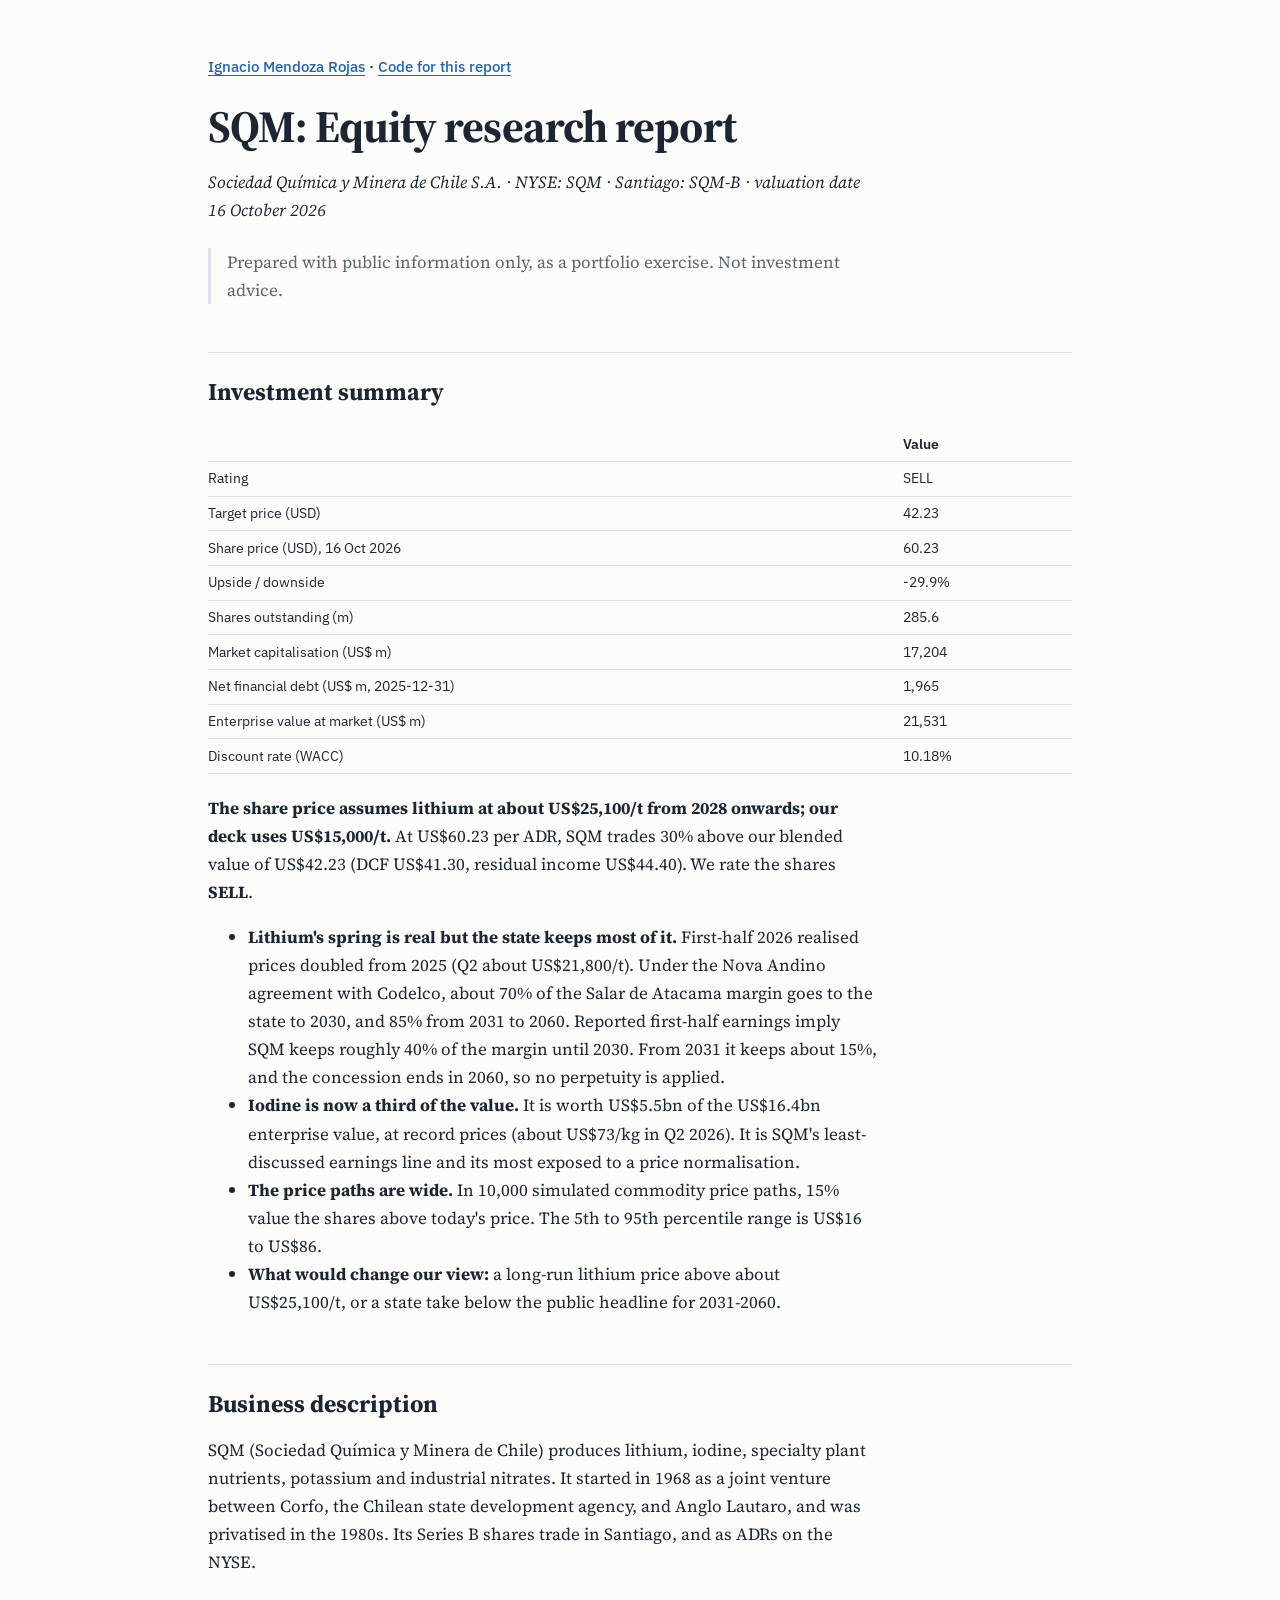
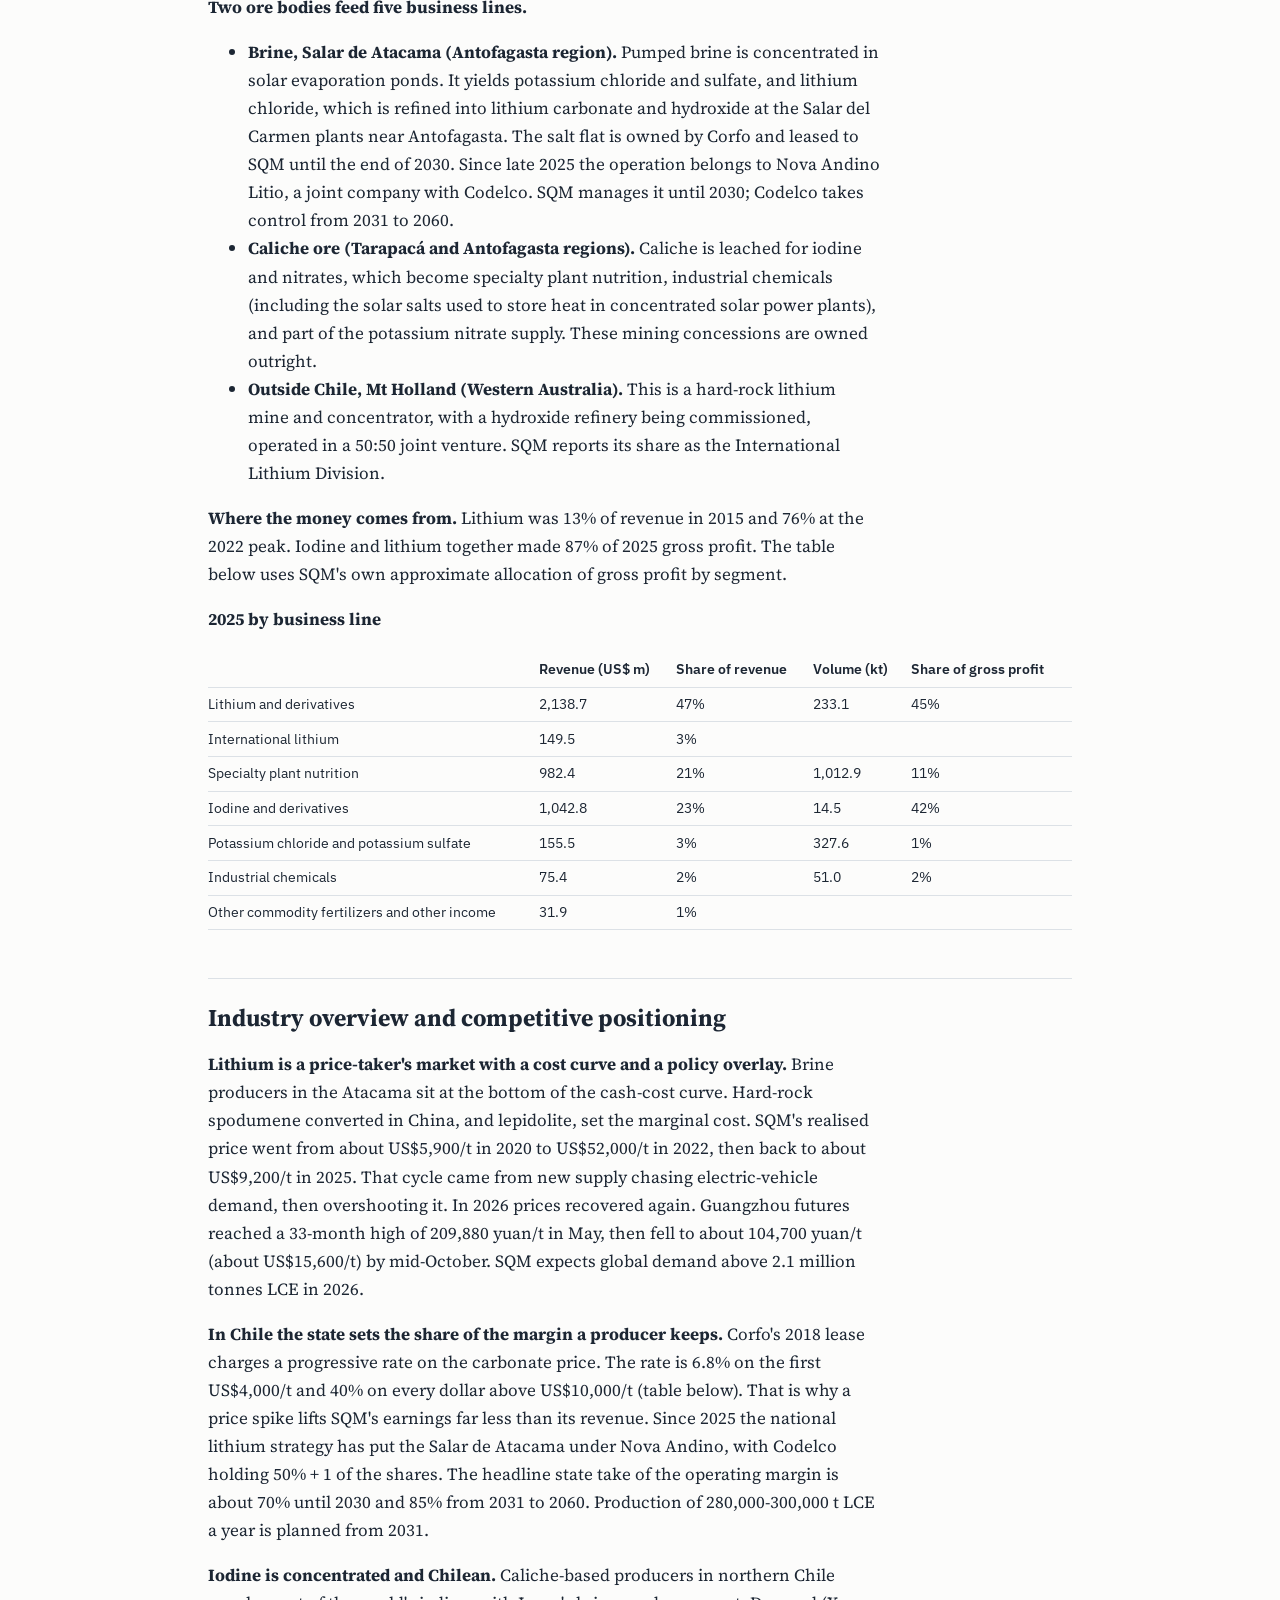
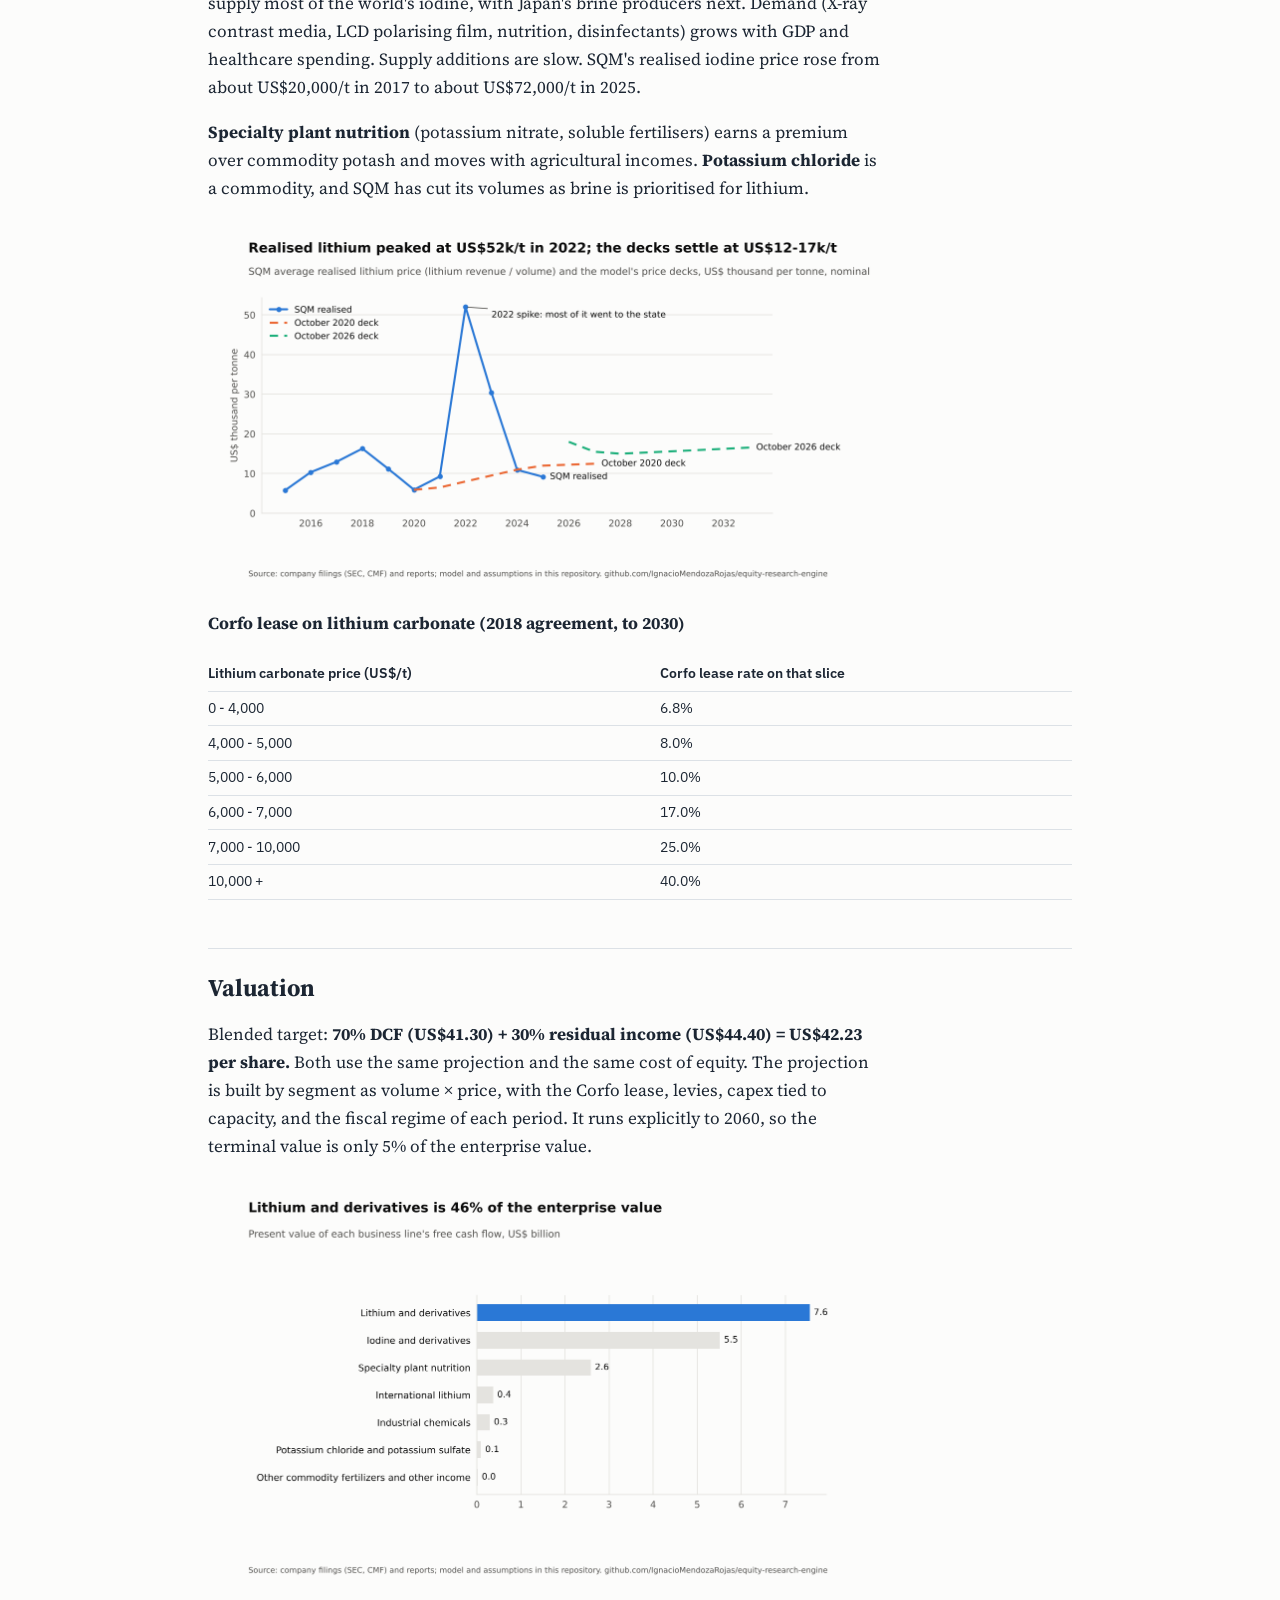
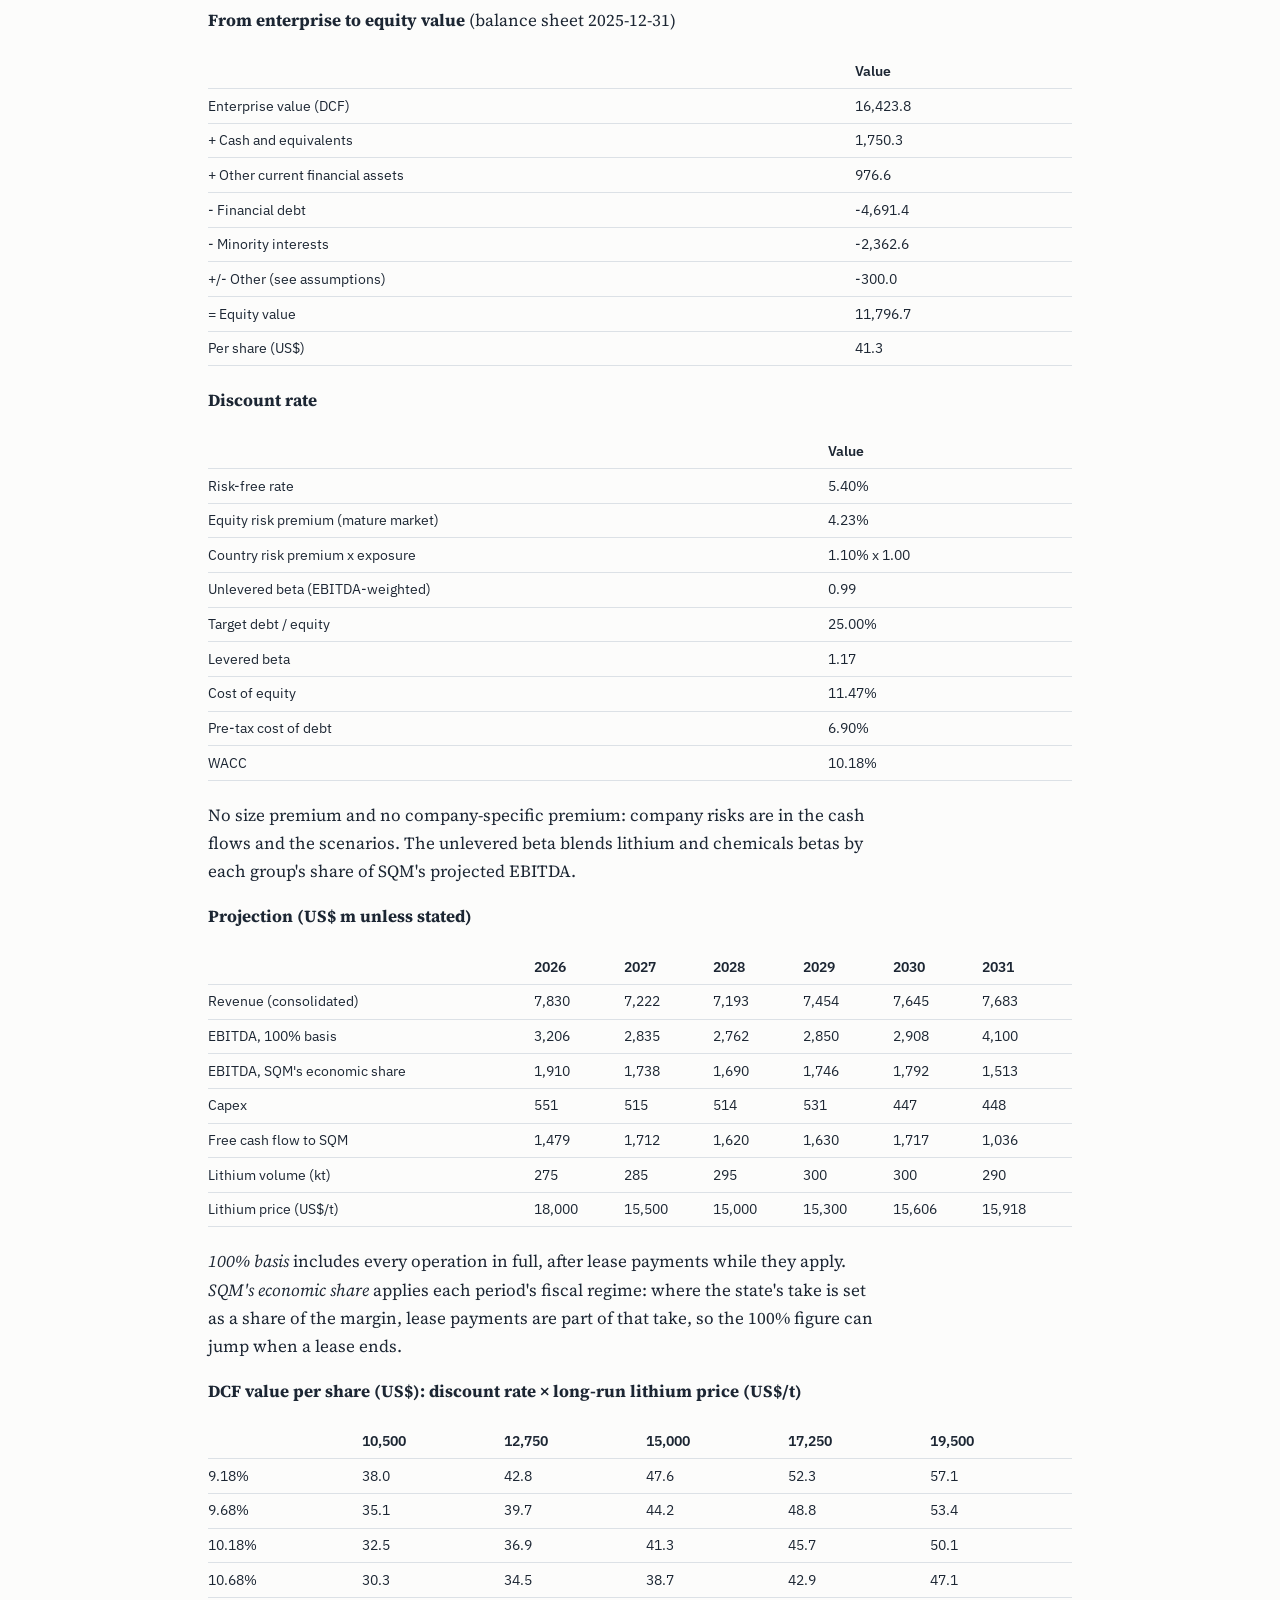
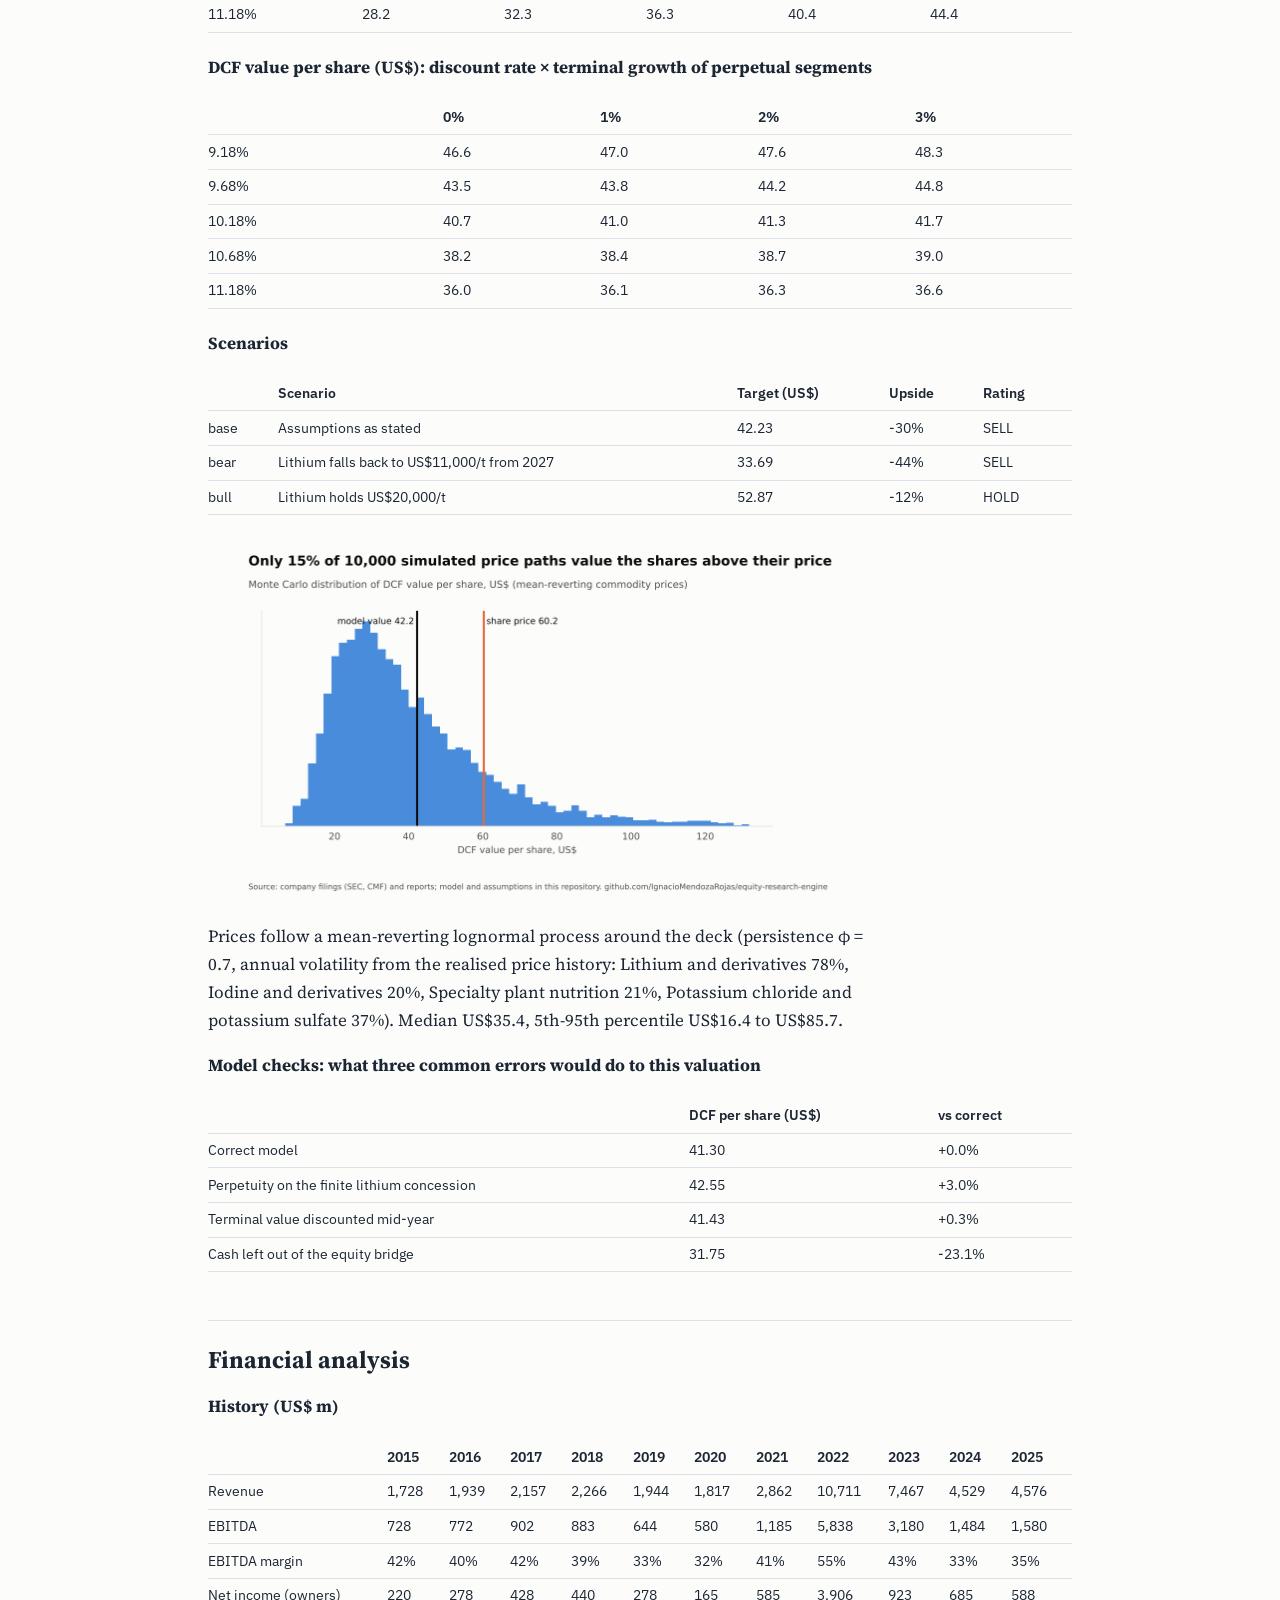
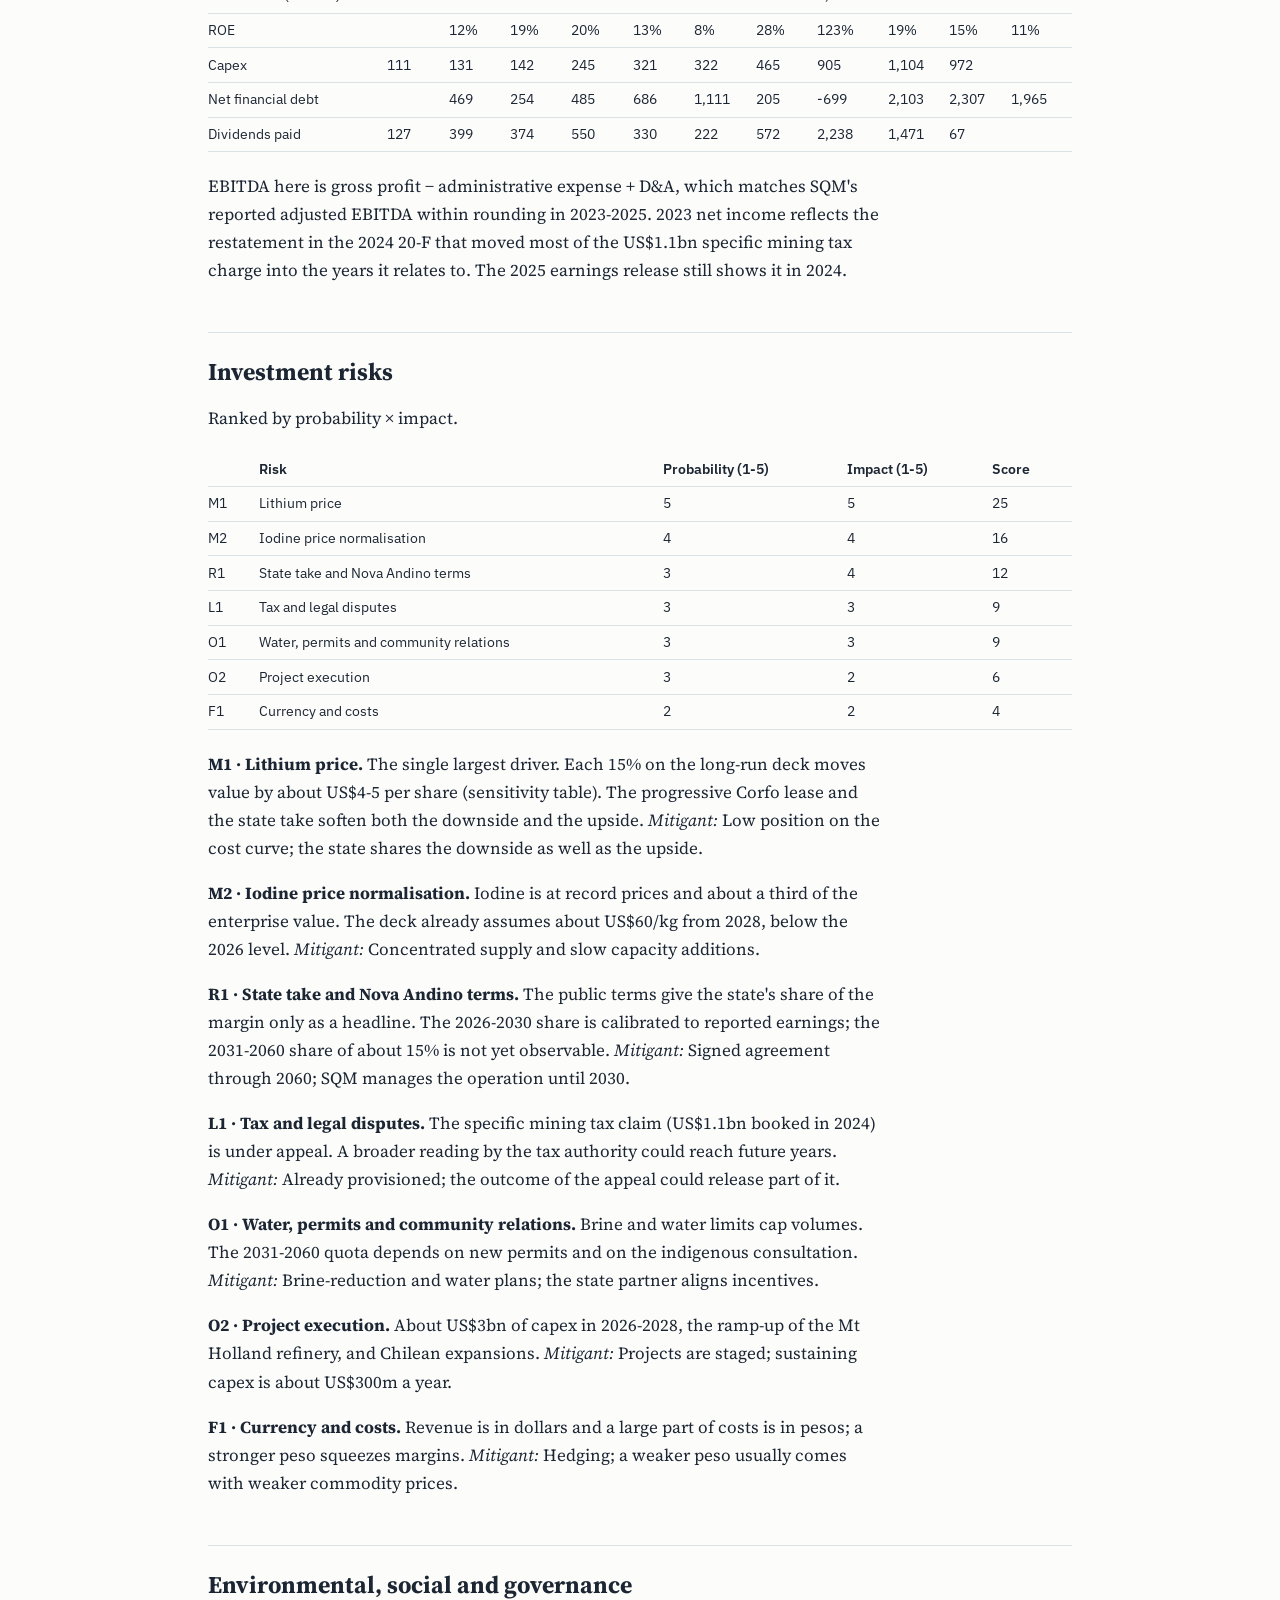
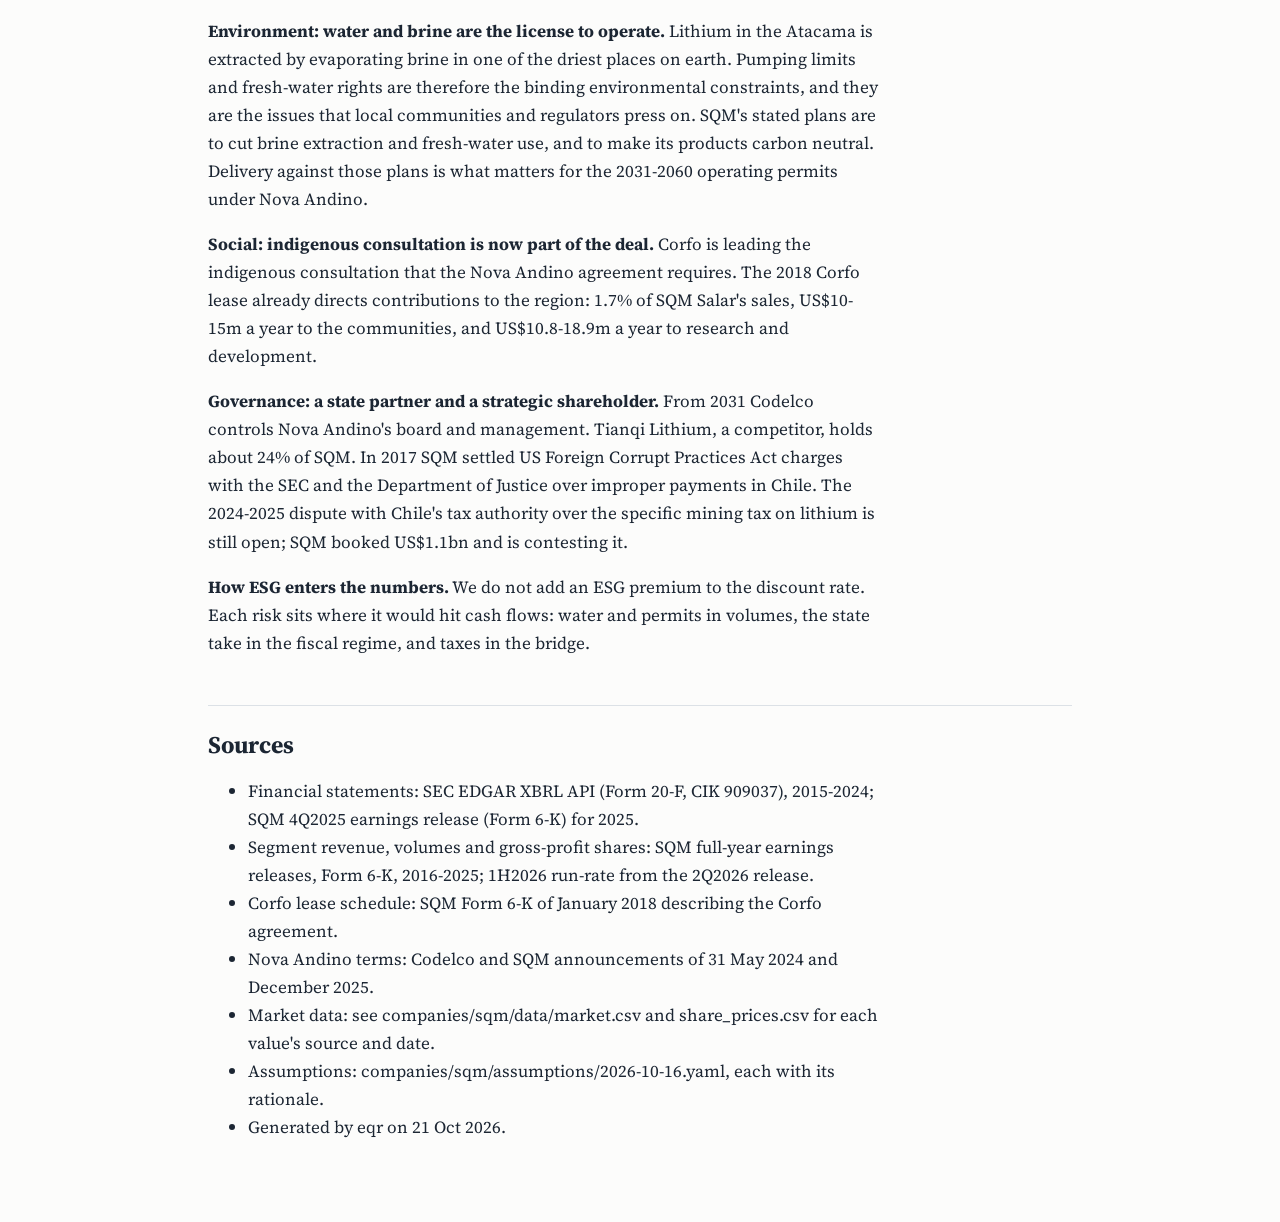
<file: research/sqm/2026-10-16.html>
<!doctype html>
<html lang="en">
<head>
<meta charset="utf-8">
<meta name="viewport" content="width=device-width, initial-scale=1">
<title>SQM: Equity research report, 2026-10-16</title>
<meta name="description" content="SQM equity research report with valuation date 2026-10-16, built from public filings.">
<link rel="preconnect" href="https://fonts.googleapis.com">
<link rel="preconnect" href="https://fonts.gstatic.com" crossorigin>
<link href="https://fonts.googleapis.com/css2?family=IBM+Plex+Sans:wght@400;500;600&family=Source+Serif+4:opsz,wght@8..60,400;8..60,600&display=swap" rel="stylesheet">
<link rel="stylesheet" href="../../assets/style.css">
</head>
<body>
<main class="page report">
<p class="back"><a href="../../index.html">Ignacio Mendoza Rojas</a> · <a href="https://github.com/IgnacioMendozaRojas/equity-research-engine">Code for this report</a></p>
<h1>SQM: Equity research report</h1>
<p><em>Sociedad Química y Minera de Chile S.A. · NYSE: SQM · Santiago: SQM-B · valuation date 16 October 2026</em></p>
<blockquote>
<p>Prepared with public information only, as a portfolio exercise. Not investment advice.</p>
</blockquote>
<h2>Investment summary</h2>
<div class="table-wrap"><table>
<thead>
<tr>
<th></th>
<th>Value</th>
</tr>
</thead>
<tbody>
<tr>
<td>Rating</td>
<td>SELL</td>
</tr>
<tr>
<td>Target price (USD)</td>
<td>42.23</td>
</tr>
<tr>
<td>Share price (USD), 16 Oct 2026</td>
<td>60.23</td>
</tr>
<tr>
<td>Upside / downside</td>
<td>-29.9%</td>
</tr>
<tr>
<td>Shares outstanding (m)</td>
<td>285.6</td>
</tr>
<tr>
<td>Market capitalisation (US$ m)</td>
<td>17,204</td>
</tr>
<tr>
<td>Net financial debt (US$ m, 2025-12-31)</td>
<td>1,965</td>
</tr>
<tr>
<td>Enterprise value at market (US$ m)</td>
<td>21,531</td>
</tr>
<tr>
<td>Discount rate (WACC)</td>
<td>10.18%</td>
</tr>
</tbody>
</table></div>
<p><strong>The share price assumes lithium at about US$25,100/t from 2028 onwards; our deck uses US$15,000/t.</strong> At US$60.23 per ADR, SQM trades 30% above our blended value of US$42.23 (DCF US$41.30, residual income US$44.40). We rate the shares <strong>SELL</strong>.</p>
<ul>
<li><strong>Lithium's spring is real but the state keeps most of it.</strong> First-half 2026 realised prices doubled from 2025 (Q2 about US$21,800/t). Under the Nova Andino agreement with Codelco, about 70% of the Salar de Atacama margin goes to the state to 2030, and 85% from 2031 to 2060. Reported first-half earnings imply SQM keeps roughly 40% of the margin until 2030. From 2031 it keeps about 15%, and the concession ends in 2060, so no perpetuity is applied.</li>
<li><strong>Iodine is now a third of the value.</strong> It is worth US$5.5bn of the US$16.4bn enterprise value, at record prices (about US$73/kg in Q2 2026). It is SQM's least-discussed earnings line and its most exposed to a price normalisation.</li>
<li><strong>The price paths are wide.</strong> In 10,000 simulated commodity price paths, 15% value the shares above today's price. The 5th to 95th percentile range is US$16 to US$86.</li>
<li><strong>What would change our view:</strong> a long-run lithium price above about US$25,100/t, or a state take below the public headline for 2031-2060.</li>
</ul>
<h2>Business description</h2>
<p>SQM (Sociedad Química y Minera de Chile) produces lithium, iodine, specialty plant nutrients, potassium and industrial nitrates. It started in 1968 as a joint venture between Corfo, the Chilean state development agency, and Anglo Lautaro, and was privatised in the 1980s. Its Series B shares trade in Santiago, and as ADRs on the NYSE.</p>
<p><strong>Two ore bodies feed five business lines.</strong></p>
<ul>
<li><strong>Brine, Salar de Atacama (Antofagasta region).</strong> Pumped brine is concentrated in solar evaporation ponds. It yields potassium chloride and sulfate, and lithium chloride, which is refined into lithium carbonate and hydroxide at the Salar del Carmen plants near Antofagasta. The salt flat is owned by Corfo and leased to SQM until the end of 2030. Since late 2025 the operation belongs to Nova Andino Litio, a joint company with Codelco. SQM manages it until 2030; Codelco takes control from 2031 to 2060.</li>
<li><strong>Caliche ore (Tarapacá and Antofagasta regions).</strong> Caliche is leached for iodine and nitrates, which become specialty plant nutrition, industrial chemicals (including the solar salts used to store heat in concentrated solar power plants), and part of the potassium nitrate supply. These mining concessions are owned outright.</li>
<li><strong>Outside Chile, Mt Holland (Western Australia).</strong> This is a hard-rock lithium mine and concentrator, with a hydroxide refinery being commissioned, operated in a 50:50 joint venture. SQM reports its share as the International Lithium Division.</li>
</ul>
<p><strong>Where the money comes from.</strong> Lithium was 13% of revenue in 2015 and 76% at the 2022 peak. Iodine and lithium together made 87% of 2025 gross profit. The table below uses SQM's own approximate allocation of gross profit by segment.</p>
<p><strong>2025 by business line</strong></p>
<div class="table-wrap"><table>
<thead>
<tr>
<th></th>
<th>Revenue (US$ m)</th>
<th>Share of revenue</th>
<th>Volume (kt)</th>
<th>Share of gross profit</th>
</tr>
</thead>
<tbody>
<tr>
<td>Lithium and derivatives</td>
<td>2,138.7</td>
<td>47%</td>
<td>233.1</td>
<td>45%</td>
</tr>
<tr>
<td>International lithium</td>
<td>149.5</td>
<td>3%</td>
<td></td>
<td></td>
</tr>
<tr>
<td>Specialty plant nutrition</td>
<td>982.4</td>
<td>21%</td>
<td>1,012.9</td>
<td>11%</td>
</tr>
<tr>
<td>Iodine and derivatives</td>
<td>1,042.8</td>
<td>23%</td>
<td>14.5</td>
<td>42%</td>
</tr>
<tr>
<td>Potassium chloride and potassium sulfate</td>
<td>155.5</td>
<td>3%</td>
<td>327.6</td>
<td>1%</td>
</tr>
<tr>
<td>Industrial chemicals</td>
<td>75.4</td>
<td>2%</td>
<td>51.0</td>
<td>2%</td>
</tr>
<tr>
<td>Other commodity fertilizers and other income</td>
<td>31.9</td>
<td>1%</td>
<td></td>
<td></td>
</tr>
</tbody>
</table></div>
<h2>Industry overview and competitive positioning</h2>
<p><strong>Lithium is a price-taker's market with a cost curve and a policy overlay.</strong> Brine producers in the Atacama sit at the bottom of the cash-cost curve. Hard-rock spodumene converted in China, and lepidolite, set the marginal cost. SQM's realised price went from about US$5,900/t in 2020 to US$52,000/t in 2022, then back to about US$9,200/t in 2025. That cycle came from new supply chasing electric-vehicle demand, then overshooting it. In 2026 prices recovered again. Guangzhou futures reached a 33-month high of 209,880 yuan/t in May, then fell to about 104,700 yuan/t (about US$15,600/t) by mid-October. SQM expects global demand above 2.1 million tonnes LCE in 2026.</p>
<p><strong>In Chile the state sets the share of the margin a producer keeps.</strong> Corfo's 2018 lease charges a progressive rate on the carbonate price. The rate is 6.8% on the first US$4,000/t and 40% on every dollar above US$10,000/t (table below). That is why a price spike lifts SQM's earnings far less than its revenue. Since 2025 the national lithium strategy has put the Salar de Atacama under Nova Andino, with Codelco holding 50% + 1 of the shares. The headline state take of the operating margin is about 70% until 2030 and 85% from 2031 to 2060. Production of 280,000-300,000 t LCE a year is planned from 2031.</p>
<p><strong>Iodine is concentrated and Chilean.</strong> Caliche-based producers in northern Chile supply most of the world's iodine, with Japan's brine producers next. Demand (X-ray contrast media, LCD polarising film, nutrition, disinfectants) grows with GDP and healthcare spending. Supply additions are slow. SQM's realised iodine price rose from about US$20,000/t in 2017 to about US$72,000/t in 2025.</p>
<p><strong>Specialty plant nutrition</strong> (potassium nitrate, soluble fertilisers) earns a premium over commodity potash and moves with agricultural incomes. <strong>Potassium chloride</strong> is a commodity, and SQM has cut its volumes as brine is prioritised for lithium.</p>
<p><picture>
  <source media="(prefers-color-scheme: dark)" srcset="figures/lithium-price-dark.png">
  <img alt="Lithium realised price and decks" src="figures/lithium-price-light.png">
</picture></p>
<p><strong>Corfo lease on lithium carbonate (2018 agreement, to 2030)</strong></p>
<div class="table-wrap"><table>
<thead>
<tr>
<th>Lithium carbonate price (US$/t)</th>
<th>Corfo lease rate on that slice</th>
</tr>
</thead>
<tbody>
<tr>
<td>0 - 4,000</td>
<td>6.8%</td>
</tr>
<tr>
<td>4,000 - 5,000</td>
<td>8.0%</td>
</tr>
<tr>
<td>5,000 - 6,000</td>
<td>10.0%</td>
</tr>
<tr>
<td>6,000 - 7,000</td>
<td>17.0%</td>
</tr>
<tr>
<td>7,000 - 10,000</td>
<td>25.0%</td>
</tr>
<tr>
<td>10,000 +</td>
<td>40.0%</td>
</tr>
</tbody>
</table></div>
<h2>Valuation</h2>
<p>Blended target: <strong>70% DCF (US$41.30) + 30% residual income (US$44.40) = US$42.23 per share.</strong> Both use the same projection and the same cost of equity. The projection is built by segment as volume × price, with the Corfo lease, levies, capex tied to capacity, and the fiscal regime of each period. It runs explicitly to 2060, so the terminal value is only 5% of the enterprise value.</p>
<p><picture>
  <source media="(prefers-color-scheme: dark)" srcset="figures/value-by-segment-2026-10-16-dark.png">
  <img alt="Enterprise value by business line" src="figures/value-by-segment-2026-10-16-light.png">
</picture></p>
<p><strong>From enterprise to equity value</strong> (balance sheet 2025-12-31)</p>
<div class="table-wrap"><table>
<thead>
<tr>
<th></th>
<th>Value</th>
</tr>
</thead>
<tbody>
<tr>
<td>Enterprise value (DCF)</td>
<td>16,423.8</td>
</tr>
<tr>
<td>+ Cash and equivalents</td>
<td>1,750.3</td>
</tr>
<tr>
<td>+ Other current financial assets</td>
<td>976.6</td>
</tr>
<tr>
<td>- Financial debt</td>
<td>-4,691.4</td>
</tr>
<tr>
<td>- Minority interests</td>
<td>-2,362.6</td>
</tr>
<tr>
<td>+/- Other (see assumptions)</td>
<td>-300.0</td>
</tr>
<tr>
<td>= Equity value</td>
<td>11,796.7</td>
</tr>
<tr>
<td>Per share (US$)</td>
<td>41.3</td>
</tr>
</tbody>
</table></div>
<p><strong>Discount rate</strong></p>
<div class="table-wrap"><table>
<thead>
<tr>
<th></th>
<th>Value</th>
</tr>
</thead>
<tbody>
<tr>
<td>Risk-free rate</td>
<td>5.40%</td>
</tr>
<tr>
<td>Equity risk premium (mature market)</td>
<td>4.23%</td>
</tr>
<tr>
<td>Country risk premium x exposure</td>
<td>1.10% x 1.00</td>
</tr>
<tr>
<td>Unlevered beta (EBITDA-weighted)</td>
<td>0.99</td>
</tr>
<tr>
<td>Target debt / equity</td>
<td>25.00%</td>
</tr>
<tr>
<td>Levered beta</td>
<td>1.17</td>
</tr>
<tr>
<td>Cost of equity</td>
<td>11.47%</td>
</tr>
<tr>
<td>Pre-tax cost of debt</td>
<td>6.90%</td>
</tr>
<tr>
<td>WACC</td>
<td>10.18%</td>
</tr>
</tbody>
</table></div>
<p>No size premium and no company-specific premium: company risks are in the cash flows and the scenarios. The unlevered beta blends lithium and chemicals betas by each group's share of SQM's projected EBITDA.</p>
<p><strong>Projection (US$ m unless stated)</strong></p>
<div class="table-wrap"><table>
<thead>
<tr>
<th></th>
<th>2026</th>
<th>2027</th>
<th>2028</th>
<th>2029</th>
<th>2030</th>
<th>2031</th>
</tr>
</thead>
<tbody>
<tr>
<td>Revenue (consolidated)</td>
<td>7,830</td>
<td>7,222</td>
<td>7,193</td>
<td>7,454</td>
<td>7,645</td>
<td>7,683</td>
</tr>
<tr>
<td>EBITDA, 100% basis</td>
<td>3,206</td>
<td>2,835</td>
<td>2,762</td>
<td>2,850</td>
<td>2,908</td>
<td>4,100</td>
</tr>
<tr>
<td>EBITDA, SQM's economic share</td>
<td>1,910</td>
<td>1,738</td>
<td>1,690</td>
<td>1,746</td>
<td>1,792</td>
<td>1,513</td>
</tr>
<tr>
<td>Capex</td>
<td>551</td>
<td>515</td>
<td>514</td>
<td>531</td>
<td>447</td>
<td>448</td>
</tr>
<tr>
<td>Free cash flow to SQM</td>
<td>1,479</td>
<td>1,712</td>
<td>1,620</td>
<td>1,630</td>
<td>1,717</td>
<td>1,036</td>
</tr>
<tr>
<td>Lithium volume (kt)</td>
<td>275</td>
<td>285</td>
<td>295</td>
<td>300</td>
<td>300</td>
<td>290</td>
</tr>
<tr>
<td>Lithium price (US$/t)</td>
<td>18,000</td>
<td>15,500</td>
<td>15,000</td>
<td>15,300</td>
<td>15,606</td>
<td>15,918</td>
</tr>
</tbody>
</table></div>
<p><em>100% basis</em> includes every operation in full, after lease payments while they apply. <em>SQM's economic share</em> applies each period's fiscal regime: where the state's take is set as a share of the margin, lease payments are part of that take, so the 100% figure can jump when a lease ends.</p>
<p><strong>DCF value per share (US$): discount rate × long-run lithium price (US$/t)</strong></p>
<div class="table-wrap"><table>
<thead>
<tr>
<th></th>
<th>10,500</th>
<th>12,750</th>
<th>15,000</th>
<th>17,250</th>
<th>19,500</th>
</tr>
</thead>
<tbody>
<tr>
<td>9.18%</td>
<td>38.0</td>
<td>42.8</td>
<td>47.6</td>
<td>52.3</td>
<td>57.1</td>
</tr>
<tr>
<td>9.68%</td>
<td>35.1</td>
<td>39.7</td>
<td>44.2</td>
<td>48.8</td>
<td>53.4</td>
</tr>
<tr>
<td>10.18%</td>
<td>32.5</td>
<td>36.9</td>
<td>41.3</td>
<td>45.7</td>
<td>50.1</td>
</tr>
<tr>
<td>10.68%</td>
<td>30.3</td>
<td>34.5</td>
<td>38.7</td>
<td>42.9</td>
<td>47.1</td>
</tr>
<tr>
<td>11.18%</td>
<td>28.2</td>
<td>32.3</td>
<td>36.3</td>
<td>40.4</td>
<td>44.4</td>
</tr>
</tbody>
</table></div>
<p><strong>DCF value per share (US$): discount rate × terminal growth of perpetual segments</strong></p>
<div class="table-wrap"><table>
<thead>
<tr>
<th></th>
<th>0%</th>
<th>1%</th>
<th>2%</th>
<th>3%</th>
</tr>
</thead>
<tbody>
<tr>
<td>9.18%</td>
<td>46.6</td>
<td>47.0</td>
<td>47.6</td>
<td>48.3</td>
</tr>
<tr>
<td>9.68%</td>
<td>43.5</td>
<td>43.8</td>
<td>44.2</td>
<td>44.8</td>
</tr>
<tr>
<td>10.18%</td>
<td>40.7</td>
<td>41.0</td>
<td>41.3</td>
<td>41.7</td>
</tr>
<tr>
<td>10.68%</td>
<td>38.2</td>
<td>38.4</td>
<td>38.7</td>
<td>39.0</td>
</tr>
<tr>
<td>11.18%</td>
<td>36.0</td>
<td>36.1</td>
<td>36.3</td>
<td>36.6</td>
</tr>
</tbody>
</table></div>
<p><strong>Scenarios</strong></p>
<div class="table-wrap"><table>
<thead>
<tr>
<th></th>
<th>Scenario</th>
<th>Target (US$)</th>
<th>Upside</th>
<th>Rating</th>
</tr>
</thead>
<tbody>
<tr>
<td>base</td>
<td>Assumptions as stated</td>
<td>42.23</td>
<td>-30%</td>
<td>SELL</td>
</tr>
<tr>
<td>bear</td>
<td>Lithium falls back to US$11,000/t from 2027</td>
<td>33.69</td>
<td>-44%</td>
<td>SELL</td>
</tr>
<tr>
<td>bull</td>
<td>Lithium holds US$20,000/t</td>
<td>52.87</td>
<td>-12%</td>
<td>HOLD</td>
</tr>
</tbody>
</table></div>
<p><picture>
  <source media="(prefers-color-scheme: dark)" srcset="figures/montecarlo-2026-10-16-dark.png">
  <img alt="Monte Carlo distribution" src="figures/montecarlo-2026-10-16-light.png">
</picture></p>
<p>Prices follow a mean-reverting lognormal process around the deck (persistence φ = 0.7, annual volatility from the realised price history: Lithium and derivatives 78%, Iodine and derivatives 20%, Specialty plant nutrition 21%, Potassium chloride and potassium sulfate 37%). Median US$35.4, 5th-95th percentile US$16.4 to US$85.7.</p>
<p><strong>Model checks: what three common errors would do to this valuation</strong></p>
<div class="table-wrap"><table>
<thead>
<tr>
<th></th>
<th>DCF per share (US$)</th>
<th>vs correct</th>
</tr>
</thead>
<tbody>
<tr>
<td>Correct model</td>
<td>41.30</td>
<td>+0.0%</td>
</tr>
<tr>
<td>Perpetuity on the finite lithium concession</td>
<td>42.55</td>
<td>+3.0%</td>
</tr>
<tr>
<td>Terminal value discounted mid-year</td>
<td>41.43</td>
<td>+0.3%</td>
</tr>
<tr>
<td>Cash left out of the equity bridge</td>
<td>31.75</td>
<td>-23.1%</td>
</tr>
</tbody>
</table></div>
<h2>Financial analysis</h2>
<p><strong>History (US$ m)</strong></p>
<div class="table-wrap"><table>
<thead>
<tr>
<th></th>
<th>2015</th>
<th>2016</th>
<th>2017</th>
<th>2018</th>
<th>2019</th>
<th>2020</th>
<th>2021</th>
<th>2022</th>
<th>2023</th>
<th>2024</th>
<th>2025</th>
</tr>
</thead>
<tbody>
<tr>
<td>Revenue</td>
<td>1,728</td>
<td>1,939</td>
<td>2,157</td>
<td>2,266</td>
<td>1,944</td>
<td>1,817</td>
<td>2,862</td>
<td>10,711</td>
<td>7,467</td>
<td>4,529</td>
<td>4,576</td>
</tr>
<tr>
<td>EBITDA</td>
<td>728</td>
<td>772</td>
<td>902</td>
<td>883</td>
<td>644</td>
<td>580</td>
<td>1,185</td>
<td>5,838</td>
<td>3,180</td>
<td>1,484</td>
<td>1,580</td>
</tr>
<tr>
<td>EBITDA margin</td>
<td>42%</td>
<td>40%</td>
<td>42%</td>
<td>39%</td>
<td>33%</td>
<td>32%</td>
<td>41%</td>
<td>55%</td>
<td>43%</td>
<td>33%</td>
<td>35%</td>
</tr>
<tr>
<td>Net income (owners)</td>
<td>220</td>
<td>278</td>
<td>428</td>
<td>440</td>
<td>278</td>
<td>165</td>
<td>585</td>
<td>3,906</td>
<td>923</td>
<td>685</td>
<td>588</td>
</tr>
<tr>
<td>ROE</td>
<td></td>
<td>12%</td>
<td>19%</td>
<td>20%</td>
<td>13%</td>
<td>8%</td>
<td>28%</td>
<td>123%</td>
<td>19%</td>
<td>15%</td>
<td>11%</td>
</tr>
<tr>
<td>Capex</td>
<td>111</td>
<td>131</td>
<td>142</td>
<td>245</td>
<td>321</td>
<td>322</td>
<td>465</td>
<td>905</td>
<td>1,104</td>
<td>972</td>
<td></td>
</tr>
<tr>
<td>Net financial debt</td>
<td></td>
<td>469</td>
<td>254</td>
<td>485</td>
<td>686</td>
<td>1,111</td>
<td>205</td>
<td>-699</td>
<td>2,103</td>
<td>2,307</td>
<td>1,965</td>
</tr>
<tr>
<td>Dividends paid</td>
<td>127</td>
<td>399</td>
<td>374</td>
<td>550</td>
<td>330</td>
<td>222</td>
<td>572</td>
<td>2,238</td>
<td>1,471</td>
<td>67</td>
<td></td>
</tr>
</tbody>
</table></div>
<p>EBITDA here is gross profit − administrative expense + D&amp;A, which matches SQM's reported adjusted EBITDA within rounding in 2023-2025. 2023 net income reflects the restatement in the 2024 20-F that moved most of the US$1.1bn specific mining tax charge into the years it relates to. The 2025 earnings release still shows it in 2024.</p>
<h2>Investment risks</h2>
<p>Ranked by probability × impact.</p>
<div class="table-wrap"><table>
<thead>
<tr>
<th></th>
<th>Risk</th>
<th>Probability (1-5)</th>
<th>Impact (1-5)</th>
<th>Score</th>
</tr>
</thead>
<tbody>
<tr>
<td>M1</td>
<td>Lithium price</td>
<td>5</td>
<td>5</td>
<td>25</td>
</tr>
<tr>
<td>M2</td>
<td>Iodine price normalisation</td>
<td>4</td>
<td>4</td>
<td>16</td>
</tr>
<tr>
<td>R1</td>
<td>State take and Nova Andino terms</td>
<td>3</td>
<td>4</td>
<td>12</td>
</tr>
<tr>
<td>L1</td>
<td>Tax and legal disputes</td>
<td>3</td>
<td>3</td>
<td>9</td>
</tr>
<tr>
<td>O1</td>
<td>Water, permits and community relations</td>
<td>3</td>
<td>3</td>
<td>9</td>
</tr>
<tr>
<td>O2</td>
<td>Project execution</td>
<td>3</td>
<td>2</td>
<td>6</td>
</tr>
<tr>
<td>F1</td>
<td>Currency and costs</td>
<td>2</td>
<td>2</td>
<td>4</td>
</tr>
</tbody>
</table></div>
<p><strong>M1 · Lithium price.</strong> The single largest driver. Each 15% on the long-run deck moves value by about US$4-5 per share (sensitivity table). The progressive Corfo lease and the state take soften both the downside and the upside. <em>Mitigant:</em> Low position on the cost curve; the state shares the downside as well as the upside.</p>
<p><strong>M2 · Iodine price normalisation.</strong> Iodine is at record prices and about a third of the enterprise value. The deck already assumes about US$60/kg from 2028, below the 2026 level. <em>Mitigant:</em> Concentrated supply and slow capacity additions.</p>
<p><strong>R1 · State take and Nova Andino terms.</strong> The public terms give the state's share of the margin only as a headline. The 2026-2030 share is calibrated to reported earnings; the 2031-2060 share of about 15% is not yet observable. <em>Mitigant:</em> Signed agreement through 2060; SQM manages the operation until 2030.</p>
<p><strong>L1 · Tax and legal disputes.</strong> The specific mining tax claim (US$1.1bn booked in 2024) is under appeal. A broader reading by the tax authority could reach future years. <em>Mitigant:</em> Already provisioned; the outcome of the appeal could release part of it.</p>
<p><strong>O1 · Water, permits and community relations.</strong> Brine and water limits cap volumes. The 2031-2060 quota depends on new permits and on the indigenous consultation. <em>Mitigant:</em> Brine-reduction and water plans; the state partner aligns incentives.</p>
<p><strong>O2 · Project execution.</strong> About US$3bn of capex in 2026-2028, the ramp-up of the Mt Holland refinery, and Chilean expansions. <em>Mitigant:</em> Projects are staged; sustaining capex is about US$300m a year.</p>
<p><strong>F1 · Currency and costs.</strong> Revenue is in dollars and a large part of costs is in pesos; a stronger peso squeezes margins. <em>Mitigant:</em> Hedging; a weaker peso usually comes with weaker commodity prices.</p>
<h2>Environmental, social and governance</h2>
<p><strong>Environment: water and brine are the license to operate.</strong> Lithium in the Atacama is extracted by evaporating brine in one of the driest places on earth. Pumping limits and fresh-water rights are therefore the binding environmental constraints, and they are the issues that local communities and regulators press on. SQM's stated plans are to cut brine extraction and fresh-water use, and to make its products carbon neutral. Delivery against those plans is what matters for the 2031-2060 operating permits under Nova Andino.</p>
<p><strong>Social: indigenous consultation is now part of the deal.</strong> Corfo is leading the indigenous consultation that the Nova Andino agreement requires. The 2018 Corfo lease already directs contributions to the region: 1.7% of SQM Salar's sales, US$10-15m a year to the communities, and US$10.8-18.9m a year to research and development.</p>
<p><strong>Governance: a state partner and a strategic shareholder.</strong> From 2031 Codelco controls Nova Andino's board and management. Tianqi Lithium, a competitor, holds about 24% of SQM. In 2017 SQM settled US Foreign Corrupt Practices Act charges with the SEC and the Department of Justice over improper payments in Chile. The 2024-2025 dispute with Chile's tax authority over the specific mining tax on lithium is still open; SQM booked US$1.1bn and is contesting it.</p>
<p><strong>How ESG enters the numbers.</strong> We do not add an ESG premium to the discount rate. Each risk sits where it would hit cash flows: water and permits in volumes, the state take in the fiscal regime, and taxes in the bridge.</p>
<h2>Sources</h2>
<ul>
<li>Financial statements: SEC EDGAR XBRL API (Form 20-F, CIK 909037), 2015-2024; SQM 4Q2025 earnings release (Form 6-K) for 2025.</li>
<li>Segment revenue, volumes and gross-profit shares: SQM full-year earnings releases, Form 6-K, 2016-2025; 1H2026 run-rate from the 2Q2026 release.</li>
<li>Corfo lease schedule: SQM Form 6-K of January 2018 describing the Corfo agreement.</li>
<li>Nova Andino terms: Codelco and SQM announcements of 31 May 2024 and December 2025.</li>
<li>Market data: see companies/sqm/data/market.csv and share_prices.csv for each value's source and date.</li>
<li>Assumptions: companies/sqm/assumptions/2026-10-16.yaml, each with its rationale.</li>
<li>Generated by eqr on 21 Oct 2026.</li>
</ul>
</main>
</body>
</html>
</file>
<file: assets/style.css>
/* Page paper matches the chart background, so figures sit on the page with no frame. */
:root {
  --paper: #fcfcfb;
  --ink: #1c2633;
  --muted: #5a6472;
  --rule: #dce1e6;
  --link: #1f63b8;
  --serif: "Source Serif 4", Georgia, serif;
  --sans: "IBM Plex Sans", system-ui, sans-serif;
  color-scheme: light;
}
@media (prefers-color-scheme: dark) {
  :root {
    --paper: #1a1a19;
    --ink: #ececE8;
    --muted: #a3a39e;
    --rule: #33332f;
    --link: #6aa6ef;
    color-scheme: dark;
  }
}

* { box-sizing: border-box; }
html { -webkit-text-size-adjust: 100%; }
body {
  margin: 0;
  background: var(--paper);
  color: var(--ink);
  font: 400 1.0625rem/1.65 var(--serif);
  font-optical-sizing: auto;
}
a { color: var(--link); text-underline-offset: 0.18em; text-decoration-thickness: 1px; }
a:hover { text-decoration-thickness: 2px; }
a:focus-visible { outline: 2px solid var(--link); outline-offset: 3px; border-radius: 2px; }
img { display: block; max-width: 100%; height: auto; }

.page { max-width: 54rem; margin: 0 auto; padding: 0 1rem; }
.measure { max-width: 40rem; }

/* Masthead */
.masthead { padding: 4.5rem 0 3rem; border-bottom: 1px solid var(--rule); }
.masthead h1 {
  font-size: clamp(2.4rem, 7vw, 3.6rem);
  line-height: 1.05;
  font-weight: 600;
  letter-spacing: -0.02em;
  margin: 0 0 1.25rem;
}
.masthead p { margin: 0 0 1rem; }
.role { font: 500 1rem/1.5 var(--sans); color: var(--muted); margin-bottom: 1.5rem !important; }
.contact { font: 500 0.95rem/1.5 var(--sans); display: flex; gap: 1.5rem; flex-wrap: wrap; margin-top: 1.5rem !important; }

/* Findings: the headline is the result */
.finding { padding: 3.5rem 0 3rem; border-bottom: 1px solid var(--rule); }
.finding h2 {
  font-size: clamp(1.55rem, 4vw, 2.15rem);
  line-height: 1.2;
  font-weight: 600;
  letter-spacing: -0.012em;
  margin: 0 0 1rem;
  max-width: 44rem;
}
.finding p { margin: 0 0 1rem; }
.finding figure { margin: 2rem 0 1.25rem; }
.finding figcaption, .source { font: 400 0.85rem/1.5 var(--sans); color: var(--muted); }
.project {
  font: 400 0.95rem/1.6 var(--sans);
  color: var(--muted);
  display: flex; flex-wrap: wrap; gap: 0.25rem 1.25rem;
  margin-top: 1.25rem;
}
.project strong { color: var(--ink); font-weight: 600; }

/* Secondary sections */
.section { padding: 3rem 0; border-bottom: 1px solid var(--rule); }
.section h2 { font: 600 1.35rem/1.3 var(--serif); margin: 0 0 1.25rem; }
.tools { list-style: none; padding: 0; margin: 0; }
.tools li { padding: 0.9rem 0; border-top: 1px solid var(--rule); }
.tools li:first-child { border-top: 0; padding-top: 0; }
.tools a { font-weight: 600; }

.cv { width: 100%; border-collapse: collapse; font: 400 0.98rem/1.5 var(--sans); }
.cv td { padding: 0.6rem 0; vertical-align: top; border-top: 1px solid var(--rule); }
.cv tr:first-child td { border-top: 0; }
.cv td:first-child { width: 9.5rem; color: var(--muted); padding-right: 1rem; }
.cv-note { font: 400 0.98rem/1.6 var(--sans); margin-top: 1.25rem; }

footer { padding: 2rem 0 3rem; font: 400 0.85rem/1.5 var(--sans); color: var(--muted); }

/* Research report pages */
.report { padding: 2.5rem 0 4rem; }
.report .back { font: 500 0.95rem/1.5 var(--sans); }
.report h1 { font-size: clamp(2rem, 6vw, 2.8rem); line-height: 1.1; letter-spacing: -0.02em; margin: 1.5rem 0 0.5rem; }
.report h2 { font-size: 1.5rem; line-height: 1.25; margin: 3rem 0 1rem; padding-top: 1.5rem; border-top: 1px solid var(--rule); }
.report h3 { font-size: 1.15rem; margin: 2rem 0 0.75rem; }
.report blockquote { margin: 1.5rem 0; padding: 0 0 0 1rem; border-left: 3px solid var(--rule); color: var(--muted); }
.report picture, .report img { margin: 1.5rem 0; }
.table-wrap { overflow-x: auto; margin: 1.25rem 0; }
.report table { border-collapse: collapse; font: 400 0.9rem/1.45 var(--sans); min-width: 100%; }
.report th, .report td { padding: 0.4rem 0.9rem 0.4rem 0; border-bottom: 1px solid var(--rule); text-align: left; vertical-align: top; }
.report th { font-weight: 600; }
.report td:not(:first-child) { font-variant-numeric: tabular-nums; }
.report code { font-size: 0.9em; }

@media (max-width: 34rem) {
  .masthead { padding-top: 3rem; }
  .cv td:first-child { width: 6.5rem; }
}
.report > p, .report > ul, .report > ol, .report > blockquote, .report li { max-width: 42rem; }
.finding > .project:first-child { margin: 0 0 0.75rem; font-weight: 600; }
.finding em { font-style: normal; font-family: var(--sans); font-size: 0.92em; color: var(--muted); }

/* One line of context under each finding: what was built, where it is used at work, the code. */
.context { font: 400 0.85rem/1.55 var(--sans); color: var(--muted); margin: 0.5rem 0 0; }
.context span { display: block; margin-top: 0.3rem; }
.context strong { color: var(--ink); font-weight: 600; }
.context .links a { font-weight: 600; }
</file>
